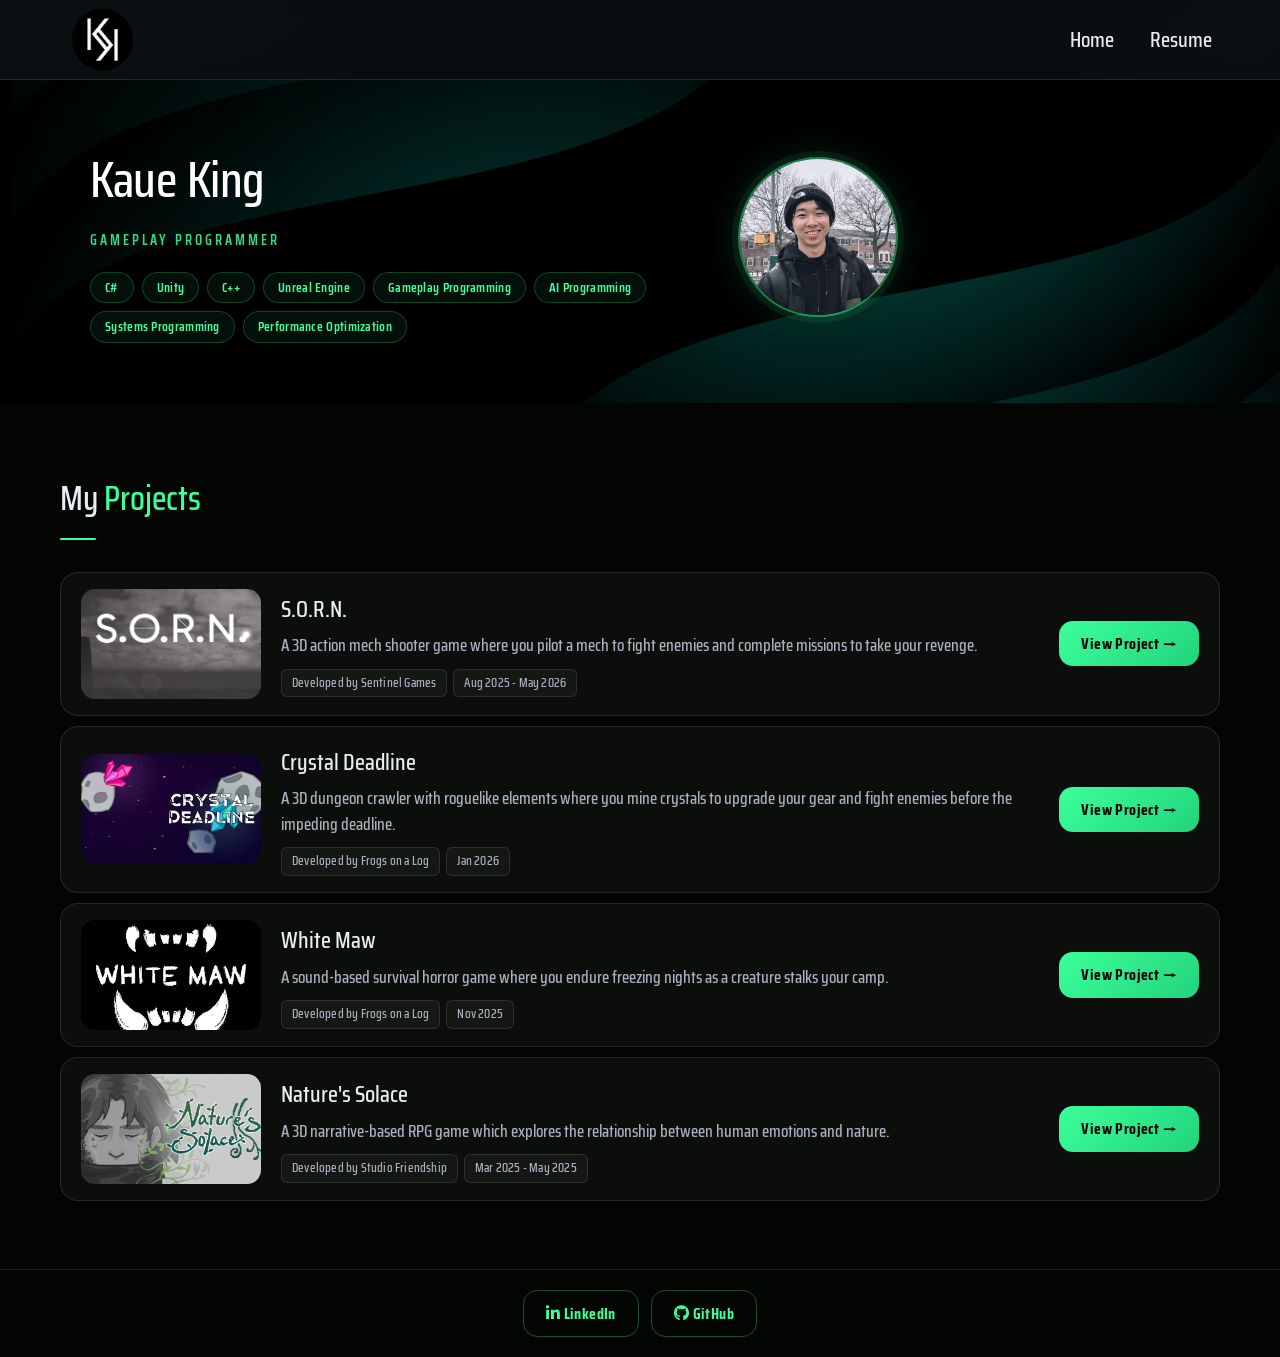
<file: index.html>
<!DOCTYPE html>
<html lang="en">

<head>
  <meta charset="UTF-8" />
  <meta name="viewport" content="width=device-width, initial-scale=1.0" />
  <title>Kaue King - Gameplay Programmer Portfolio</title>
  <link rel="stylesheet" href="Styles/stylesheet.css" />
  <link rel="stylesheet" href="https://cdnjs.cloudflare.com/ajax/libs/font-awesome/6.5.1/css/all.min.css" />
  <link rel="preconnect" href="https://fonts.googleapis.com">
  <link rel="preconnect" href="https://fonts.gstatic.com" crossorigin>

  <link
    href="https://fonts.googleapis.com/css2?family=Saira+Condensed:wght@100;200;300;400;500;600;700;800;900&display=swap"
    rel="stylesheet">
</head>

<body>
  <!-- Navigation -->
  <nav class="navbar">
    <div class="navbar_container">
      <a href="/" id="navbar_logo">
        <img src="Images/logo.png" alt="Kaue King Logo" class="logo-image" />
      </a>
      <div class="navbar_toggle" id="mobile-menu">
        <span class="bar"></span>
        <span class="bar"></span>
        <span class="bar"></span>
      </div>
      <ul class="navbar_menu">
        <li class="navbar_item">
          <a href="index.html" class="navbar_links">Home</a>
        </li>
        <li class="navbar_item">
          <a href="resume.html" class="navbar_links">Resume</a>
        </li>
      </ul>
    </div>
  </nav>

  <section class="hero">
    <div class="hero_container">

      <div class="hero_text">
        <h1>Kaue King</h1>
        <h2>Gameplay Programmer</h2>
        <div class="skills">
          <span class="skill">C#</span>
          <span class="skill">Unity</span>
          <span class="skill">C++</span>
          <span class="skill">Unreal Engine</span>
          <span class="skill">Gameplay Programming</span>
          <span class="skill">AI Programming</span>
          <span class="skill">Systems Programming</span>
          <span class="skill">Performance Optimization</span>
        </div>
      </div>

      <div class="hero_profile">
        <img src="Images/self.jpg" alt="Kaue King" class="hero_image">
      </div>
    </div>
  </section>

  <!-- Page Content -->
  <div class="page-content">
    <!-- Home Page Content -->
    <div id="home-page" class="page active">
      <!-- Projects Section -->
      <section class="portfolio">
        <div class="container">
          <h2 class="section_title">My <span>Projects</span></h2>
          <div class="project-list">

            <div class="project-list-item">
              <div class="project-list-thumb">
                <img src="Images/SORN/SORNCover.PNG" alt="S.O.R.N." />
              </div>
              <div class="project-list-info">
                <h3>S.O.R.N.</h3>
                <p>A 3D action mech shooter game where you pilot a mech to fight enemies and complete missions to take your revenge.</p>
                <div class="portfolio_tags">
                  <span class="portfolio_tag">Developed by <b>Sentinel Games</b></span>
                  <span class="portfolio_tag">Aug 2025 - May 2026</span>
                </div>
              </div>
              <div class="project-list-action">
                <a href="sorn.html" class="btn">View Project →</a>
              </div>
            </div>

            <div class="project-list-item">
              <div class="project-list-thumb">
                <img src="Images/Crystal Deadline/CrystalDeadlineCover.PNG" alt="Crystal Deadline" />
              </div>
              <div class="project-list-info">
                <h3>Crystal Deadline</h3>
                <p>A 3D dungeon crawler with roguelike elements where you mine crystals to upgrade your gear and fight enemies before the impeding deadline.</p>
                <div class="portfolio_tags">
                  <span class="portfolio_tag">Developed by <b>Frogs on a Log</b></span>
                  <span class="portfolio_tag">Jan 2026</span>
                </div>
              </div>
              <div class="project-list-action">
                <a href="crystaldeadline.html" class="btn">View Project →</a>
              </div>
            </div>

            <div class="project-list-item">
              <div class="project-list-thumb">
                <img src="Images/White Maw/whiteMawLogo.png" alt="White Maw" />
              </div>
              <div class="project-list-info">
                <h3>White Maw</h3>
                <p>A sound-based survival horror game where you endure freezing nights as a creature stalks your camp.</p>
                <div class="portfolio_tags">
                  <span class="portfolio_tag">Developed by <b>Frogs on a Log</b></span>
                  <span class="portfolio_tag">Nov 2025</span>
                </div>
              </div>
              <div class="project-list-action">
                <a href="whitemaw.html" class="btn">View Project →</a>
              </div>
            </div>

            <div class="project-list-item">
              <div class="project-list-thumb">
                <img src="Images/Nature's Solace/Cover.png" alt="Nature's Solace" />
              </div>
              <div class="project-list-info">
                <h3>Nature's Solace</h3>
                <p>A 3D narrative-based RPG game which explores the relationship between human emotions and nature.</p>
                <div class="portfolio_tags">
                  <span class="portfolio_tag">Developed by <b>Studio Friendship</b></span>
                  <span class="portfolio_tag">Mar 2025 - May 2025</span>
                </div>
              </div>
              <div class="project-list-action">
                <a href="naturessolace.html" class="btn">View Project →</a>
              </div>
            </div>

          </div>
        </div>
      </section>
    </div>
  </div>

  <footer>
    <div class="footer_content">
      <div class="footer-links">
        <a href="https://www.linkedin.com/in/kaue-king-13a681304" class="btn btn-outline" target="_blank" rel="noopener noreferrer">
          <i class="fab fa-linkedin-in"></i> LinkedIn
        </a>
        <a href="https://github.com/kingkaue" class="btn btn-outline" target="_blank" rel="noopener noreferrer">
          <i class="fab fa-github"></i> GitHub
        </a>
      </div>
    </div>
  </footer>
</body>
<script src="Scripts/app.js"></script>

</html>
</file>
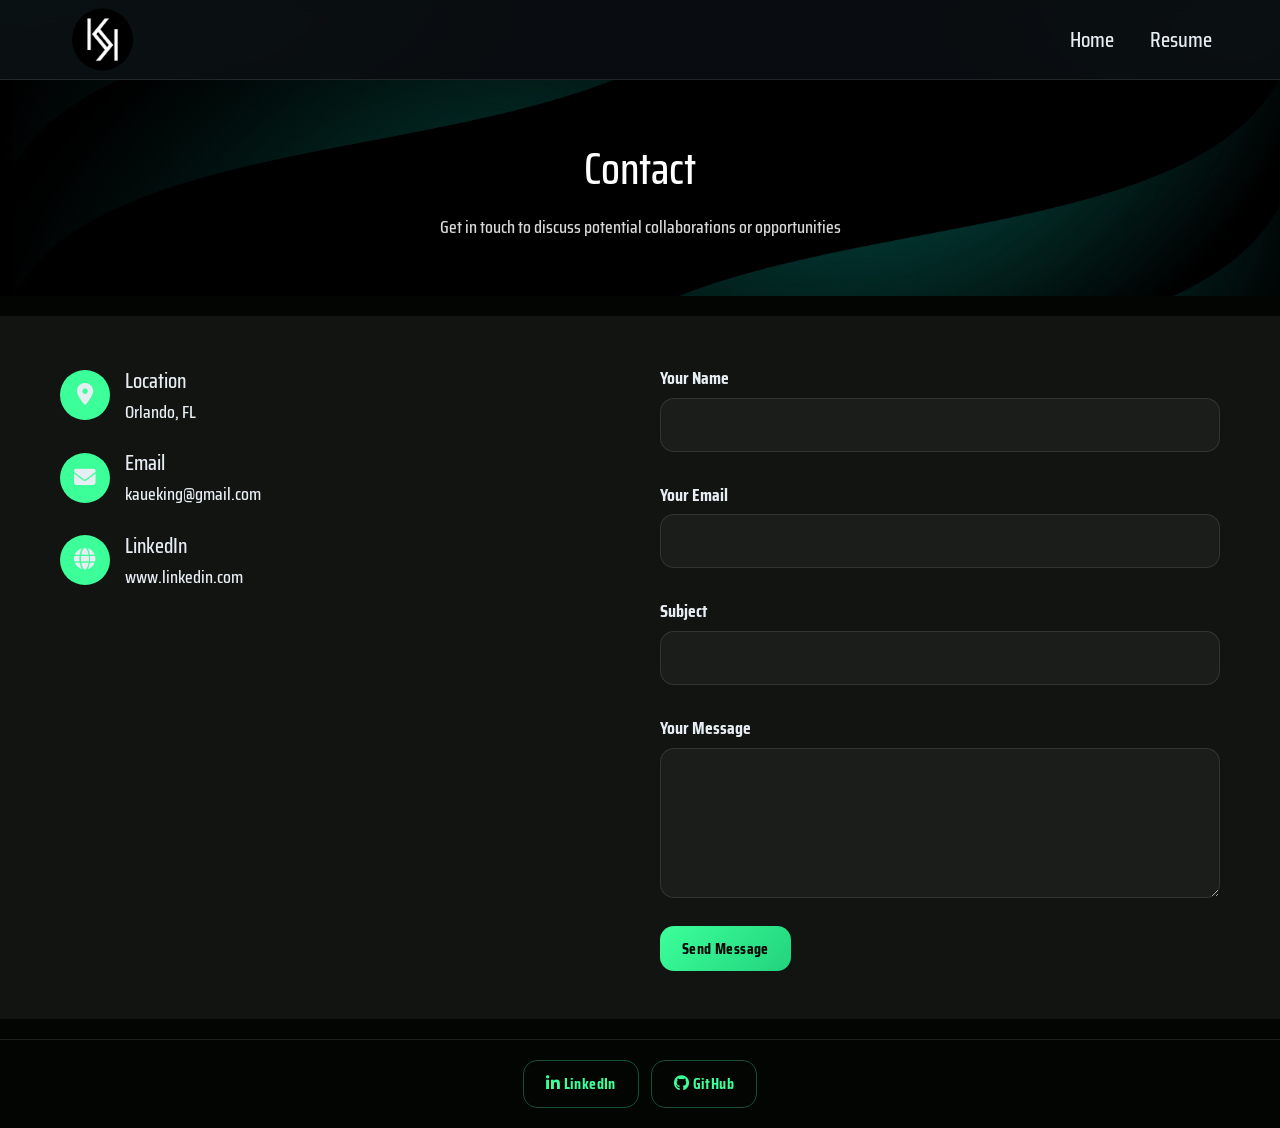
<file: contact.html>
<!DOCTYPE html>
<html lang="en">

<head>
  <meta charset="UTF-8" />
  <meta name="viewport" content="width=device-width, initial-scale=1.0" />
  <title>Kaue King - Gameplay Programmer Portfolio</title>
  <link rel="stylesheet" href="Styles/stylesheet.css" />
  <link rel="stylesheet" href="https://cdnjs.cloudflare.com/ajax/libs/font-awesome/6.5.1/css/all.min.css" />
  <link rel="preconnect" href="https://fonts.googleapis.com">
  <link rel="preconnect" href="https://fonts.gstatic.com" crossorigin>

  <link
    href="https://fonts.googleapis.com/css2?family=Saira+Condensed:wght@100;200;300;400;500;600;700;800;900&display=swap"
    rel="stylesheet">
</head>

<body>
  <!-- Navigation -->
  <nav class="navbar">
    <div class="navbar_container">
      <a href="/" id="navbar_logo">
        <img src="Images/logo.png" alt="Kaue King Logo" class="logo-image" />
      </a>
      <div class="navbar_toggle" id="mobile-menu">
        <span class="bar"></span>
        <span class="bar"></span>
        <span class="bar"></span>
      </div>
      <ul class="navbar_menu">
        <li class="navbar_item">
          <a href="index.html" class="navbar_links">Home</a>
        </li>
        <li class="navbar_item">
          <a href="resume.html" class="navbar_links">Resume</a>
        </li>
      </ul>
    </div>
  </nav>

  <div class="page-hero">
    <div class="hero_content">
      <h1>Contact</h1>
      <p>Get in touch to discuss potential collaborations or opportunities</p>
    </div>
  </div>

  <div class="page-content">
    <section class="contact" id="contact">
      <div class="container">
        <div class="contact_content">
          <div class="contact_info">
            <div class="contact_item">
              <div class="contact_icon">
                <i class="fas fa-map-marker-alt"></i>
              </div>
              <div>
                <h3>Location</h3>
                <p>Orlando, FL</p>
              </div>
            </div>
            <div class="contact_item">
              <div class="contact_icon">
                <i class="fas fa-envelope"></i>
              </div>
              <div>
                <h3>Email</h3>
                <p>kaueking@gmail.com</p>
              </div>
            </div>
            <div class="contact_item">
              <div class="contact_icon">
                <i class="fas fa-globe"></i>
              </div>
              <div>
                <h3>LinkedIn</h3>
                <p>www.linkedin.com</p>
              </div>
            </div>
          </div>
          <form class="contact_form">
            <div class="form_group">
              <label for="name">Your Name</label>
              <input type="text" id="name" class="form_control" required>
            </div>
            <br>
            <div class="form_group">
              <label for="email">Your Email</label>
              <input type="email" id="email" class="form_control" required>
            </div>
            <br>
            <div class="form_group">
              <label for="subject">Subject</label>
              <input type="text" id="subject" class="form_control" required>
            </div>
            <br>
            <div class="form_group">
              <label for="message">Your Message</label>
              <textarea id="message" class="form_control" required></textarea>
            </div>
            <br>
            <button type="submit" class="btn">Send Message</button>
          </form>
        </div>
      </div>
    </section>
  </div>

  <footer>
    <div class="footer_content">
      <div class="footer-links">
        <a href="https://www.linkedin.com/in/kaue-king-13a681304" class="btn btn-outline" target="_blank" rel="noopener noreferrer">
          <i class="fab fa-linkedin-in"></i> LinkedIn
        </a>
        <a href="https://github.com/kingkaue" class="btn btn-outline" target="_blank" rel="noopener noreferrer">
          <i class="fab fa-github"></i> GitHub
        </a>
      </div>
    </div>
  </footer>
</body>
<script src="Scripts/app.js"></script>

</html>
</file>
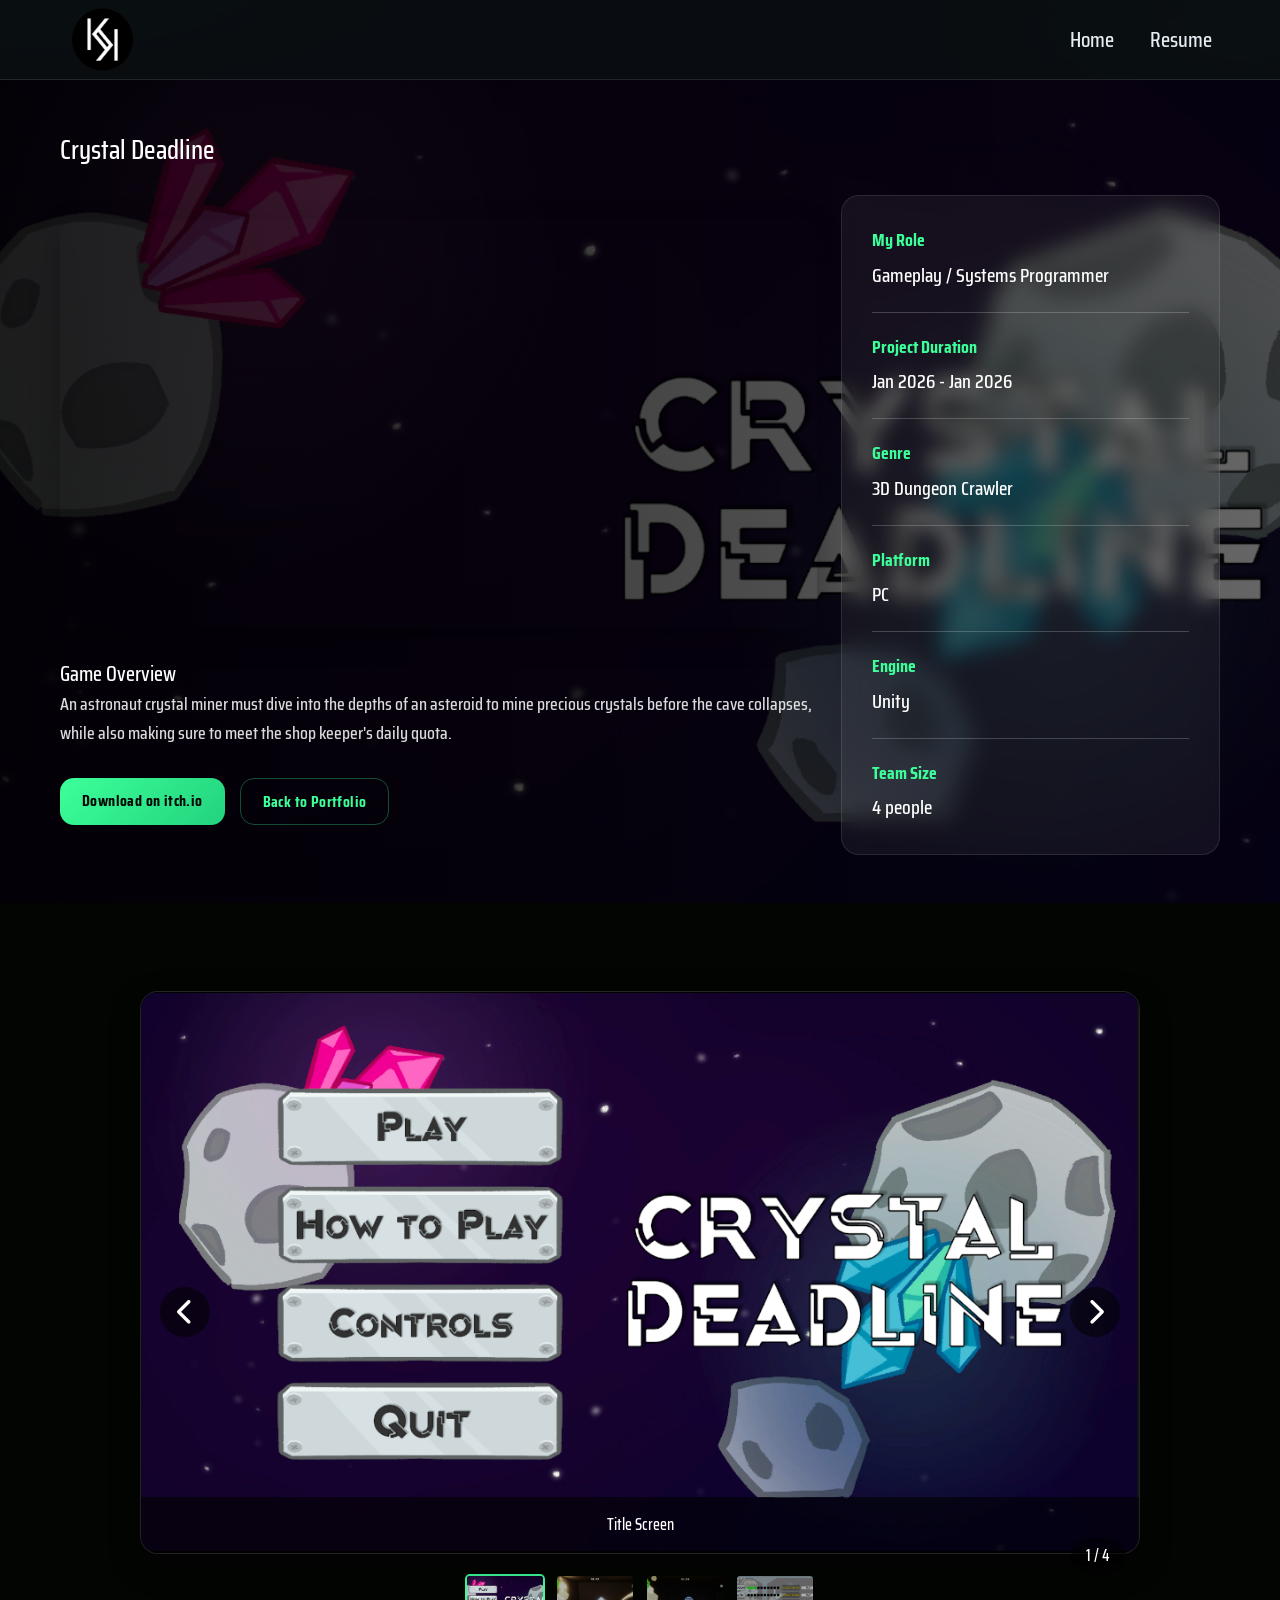
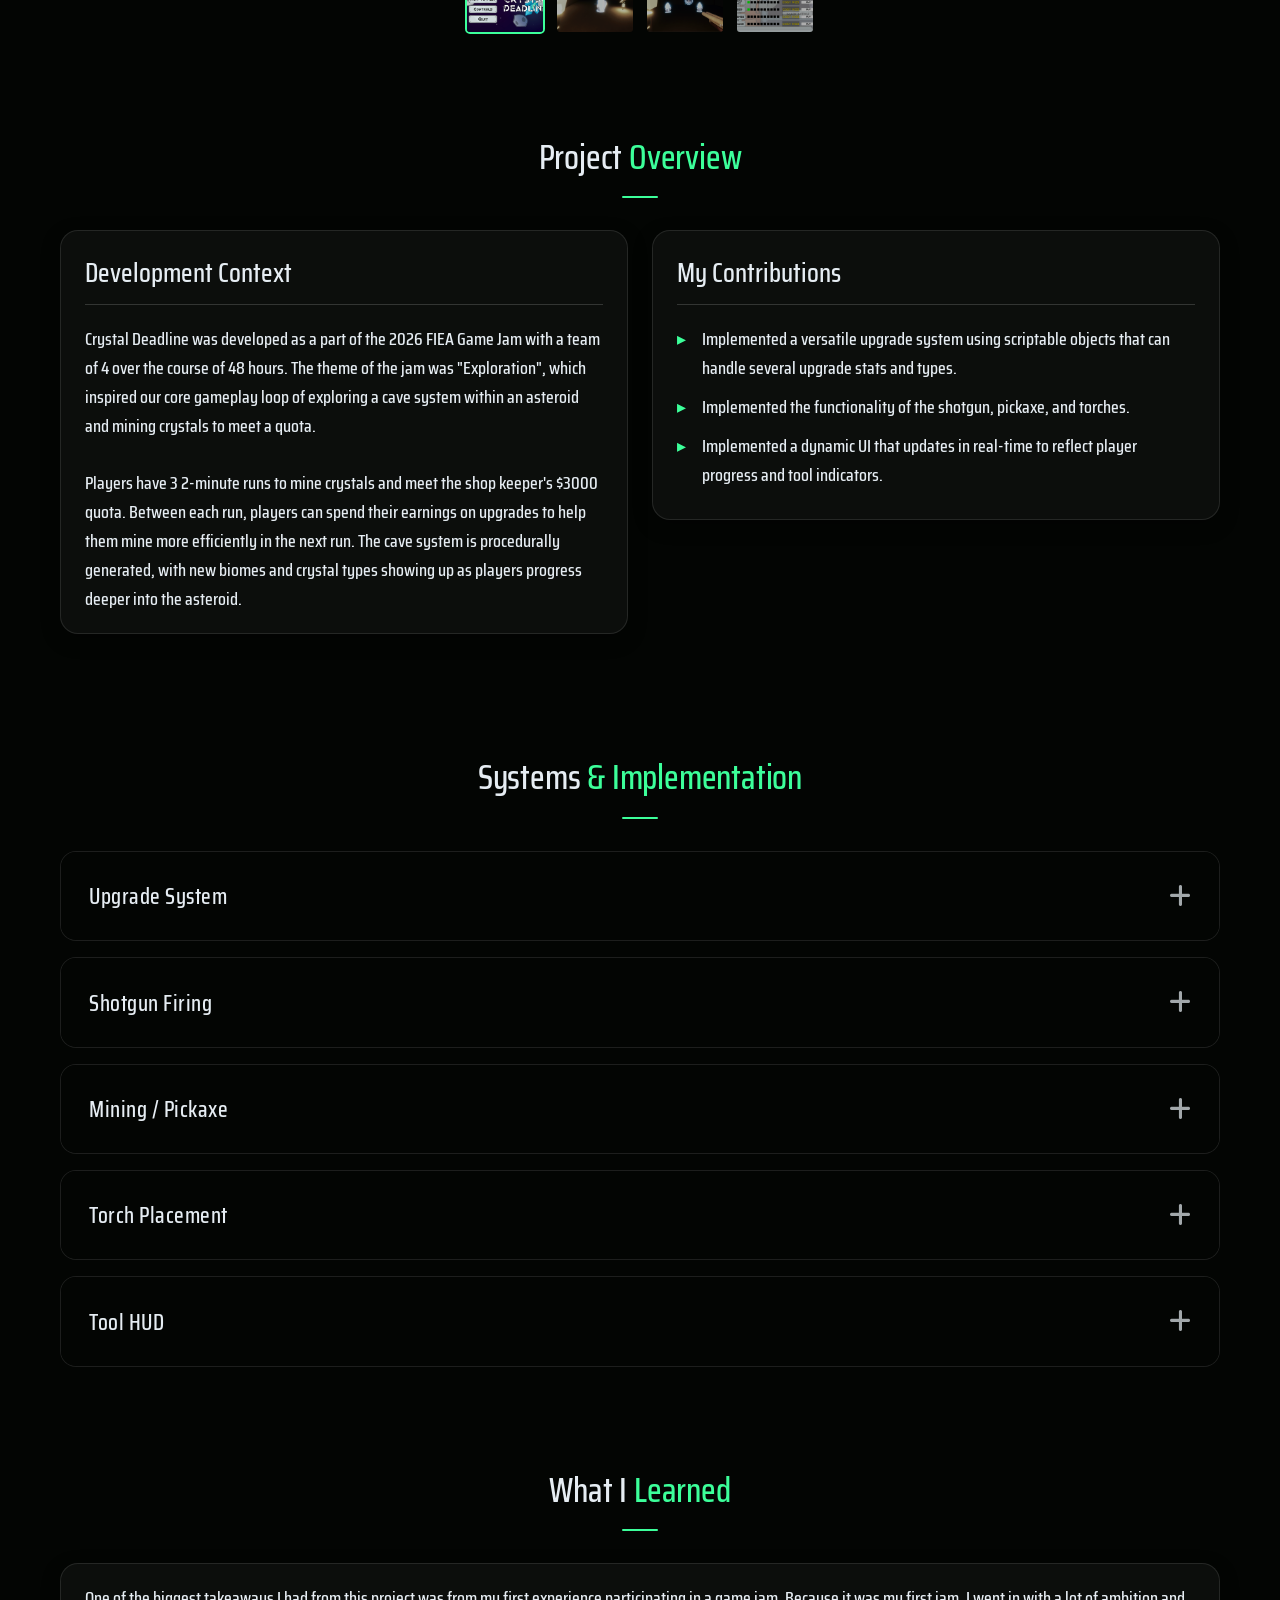
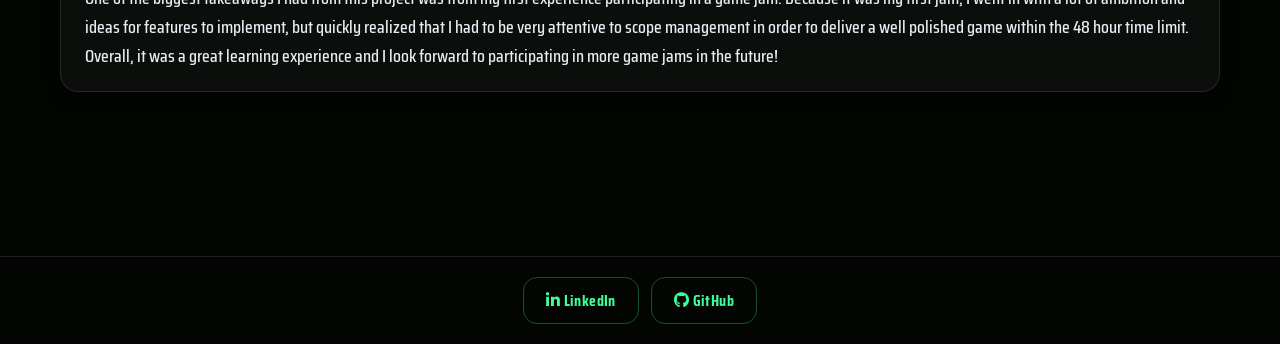
<file: crystaldeadline.html>
<!DOCTYPE html>
<html lang="en">

<head>
    <meta charset="UTF-8" />
    <meta name="viewport" content="width=device-width, initial-scale=1.0" />
    <title>Crystal Deadline</title>
    <link rel="stylesheet" href="Styles/stylesheet.css" />
    <link rel="stylesheet" href="https://cdnjs.cloudflare.com/ajax/libs/font-awesome/6.5.1/css/all.min.css" />
    <link rel="preconnect" href="https://fonts.googleapis.com">
    <link rel="preconnect" href="https://fonts.gstatic.com" crossorigin>

    <link
        href="https://fonts.googleapis.com/css2?family=Saira+Condensed:wght@100;200;300;400;500;600;700;800;900&display=swap"
        rel="stylesheet">
    <style>
        :root {
            --project-bg-image: url("/Images/Crystal Deadline/CrystalDeadlineCover.PNG");
        }
    </style>
</head>

<body>
    <!-- Navigation -->
    <nav class="navbar">
        <div class="navbar_container">
            <a href="index.html" id="navbar_logo">
                <img src="Images/logo.png" alt="Kaue King Logo" class="logo-image" />
            </a>
            <div class="navbar_toggle" id="mobile-menu">
                <span class="bar"></span>
                <span class="bar"></span>
                <span class="bar"></span>
            </div>
            <ul class="navbar_menu">
                <li class="navbar_item"><a href="index.html" class="navbar_links">Home</a></li>
                <li class="navbar_item"><a href="resume.html" class="navbar_links">Resume</a></li>
            </ul>
        </div>
    </nav>

    <!-- Project Header -->
    <section class="project-header">
        <div class="container">
            <h1>Crystal Deadline</h1>
            <!-- Optional: <h2><i>Currently in Development</i></h2> -->

            <div class="project-info-grid">
                <div>
                    <div class="header-video">
                        <div class="video-container">
                            <!-- Replace with your trailer / gameplay video -->
                            <iframe width="560" height="315"
                                src="https://www.youtube.com/embed/jIQt4ihN2gE?si=-N7QbSIlyLi31BKl"
                                title="YouTube video player" frameborder="0"
                                allow="accelerometer; autoplay; clipboard-write; encrypted-media; gyroscope; picture-in-picture; web-share"
                                referrerpolicy="strict-origin-when-cross-origin" allowfullscreen></iframe>
                        </div>
                    </div>

                    <br />
                    <h3>Game Overview</h3>
                    <p>
                        An astronaut crystal miner must dive into the depths of an asteroid to mine precious crystals
                        before the cave collapses, while also
                        making sure to meet the shop keeper's daily quota.
                    </p>

                    <div class="project-buttons">
                        <a href="" class="btn" target="_blank">Download on itch.io</a>
                        <a href="portfolio.html" class="btn btn-outline">Back to Portfolio</a>
                    </div>
                </div>

                <div class="project-details">
                    <div class="project-detail-item">
                        <div class="detail-label">My Role</div>
                        <div class="detail-value">Gameplay / Systems Programmer</div>
                    </div>

                    <div class="project-detail-item">
                        <div class="detail-label">Project Duration</div>
                        <div class="detail-value">Jan 2026 - Jan 2026</div>
                    </div>

                    <div class="project-detail-item">
                        <div class="detail-label">Genre</div>
                        <div class="detail-value">3D Dungeon Crawler</div>
                    </div>

                    <div class="project-detail-item">
                        <div class="detail-label">Platform</div>
                        <div class="detail-value">PC</div>
                    </div>

                    <div class="project-detail-item">
                        <div class="detail-label">Engine</div>
                        <div class="detail-value">Unity</div>
                    </div>

                    <div class="project-detail-item">
                        <div class="detail-label">Team Size</div>
                        <div class="detail-value">4 people</div>
                    </div>
                </div>
            </div>
        </div>
    </section>

    <!-- Media Section with Gallery -->
    <section class="media-section">
        <div class="container">
            <div id="projectGallery" class="gallery-container" data-gallery="project">
                <!-- Gallery will be automatically initialized here -->
            </div>
        </div>
    </section>

    <!-- Project Overview -->
    <section class="project-overview">
        <div class="container">
            <h2 class="section_title">Project <span>Overview</span></h2>

            <div class="overview-grid">
                <div>
                    <div class="overview-section">
                        <h3>Development Context</h3>
                        <p>
                            Crystal Deadline was developed as a part of the 2026 FIEA Game Jam with a team of 4 over the
                            course of 48 hours.
                            The theme of the jam was "Exploration", which inspired our core gameplay loop of exploring a
                            cave system within an asteroid
                            and mining crystals to meet a quota.
                        </p>
                        <br />
                        <p>
                            Players have 3 2-minute runs to mine crystals and meet the shop keeper's $3000 quota.
                            Between each run, players can spend
                            their earnings on upgrades to help them mine more efficiently in the next run. The cave
                            system is procedurally generated,
                            with new biomes and crystal types showing up as players progress deeper into the asteroid.
                        </p>
                    </div>
                </div>

                <div>
                    <div class="overview-section">
                        <h3>My Contributions</h3>
                        <ul class="contribution-list">
                            <li>Implemented a versatile upgrade system using scriptable objects that can handle several
                                upgrade stats and types.</li>
                            <li>Implemented the functionality of the shotgun, pickaxe, and torches.</li>
                            <li>Implemented a dynamic UI that updates in real-time to reflect player progress and tool
                                indicators.</li>
                        </ul>
                    </div>
                </div>
            </div>
        </div>
    </section>



    <!-- Systems & Implementation -->
    <section class="project-systems" id="systems">
        <div class="container">
            <h2 class="section_title">Systems <span>&amp; Implementation</span></h2>
            <div class="systems-accordion">
                <details class="system-card">
                    <summary><span class="system-title">Upgrade System</span></summary>
                    <div class="system-body">
                        <p>The upgrade pipeline is data-driven: base stats live in a <strong>Stats</strong>
                            ScriptableObject, and upgrades are defined
                            as reusable <strong>StatsUpgrade</strong> assets. Tools read stat values through
                            <code>Stats.GetStat()</code>, which automatically
                            applies any unlocked upgrades from the shop.
                        </p>
                        <h4>Stats.cs (upgraded stat resolution)</h4>
                        <div class="code-snippet" aria-label="Code snippet">
                            <pre><code class="language-csharp">public float GetStat(Stat stat)
    {
        if (instanceStats != null)
        {
            foreach (var s in instanceStats)
            {
                if (s.statType == stat)
                {
                    return GetUpgradedValue(stat, s.statValue);
                }
            }
        }

        if (stats != null)
        {
            foreach (var s in stats)
            {
                if (s.statType == stat)
                {
                    return GetUpgradedValue(stat, s.statValue);
                }
            }
        }

        return 0;
    }

public void UnlockUpgrade(StatsUpgrade upgrade)
    {
        appliedUpgrades.Add(upgrade);
    }

private float GetUpgradedValue(Stat stat, float baseValue)
    {
        foreach (var upgrade in appliedUpgrades)
        {
            if (!upgrade.upgradeToApply.Exists(x => x.statType == stat))
                continue;

            if (upgrade.isPercentageUpgrade)
            {
                float percentageIncrease = upgrade.upgradeToApply.Find(x => x.statType == stat).statValue;
                baseValue += baseValue * (percentageIncrease / 100f);
            }
            else
            {
                float flatIncrease = upgrade.upgradeToApply.Find(x => x.statType == stat).statValue;
                baseValue += flatIncrease;
            }
        }

        return baseValue;
    }</code></pre>
                        </div>
                        <h4>UpgradeHandler.cs (re-applying saved upgrade levels)</h4>
                        <div class="code-snippet" aria-label="Code snippet">
                            <pre><code class="language-csharp">public void ApplyUpgrades()
    {
        currentShotgunLevel = GameManager.Instance.shotgunLevel;
        currentPickaxeLevel = GameManager.Instance.pickaxeLevel;
        currentTorchLevel = GameManager.Instance.torchLimitLevel;
        currentPlayerMaxHealthLevel = GameManager.Instance.playerHealthLevel;
        currentPlayerMovementSpeedLevel = GameManager.Instance.playerSpeedLevel;
        currentPlayerDefenseLevel = GameManager.Instance.playerDefenceLevel;

        for (int i = 0; i < currentShotgunLevel; i++)
        {
            ApplyShotgunUpgrade();
        }
        for (int i = 0; i < currentPickaxeLevel; i++)
        {
            ApplyPickaxeUpgrade();
        }
        for (int i = 0; i < currentTorchLevel; i++)
        {
            ApplyTorchUpgrade();
        }
        for (int i = 0; i < currentPlayerMaxHealthLevel; i++)
        {
            ApplyPlayerHealthUpgrade();
        }
        for (int i = 0; i < currentPlayerMovementSpeedLevel; i++)
        {
            ApplyPlayerMovementSpeedUpgrade();
        }
        for (int i = 0; i < currentPlayerDefenseLevel; i++)
        {
            ApplyPlayerDefenseUpgrade();
        }
    }</code></pre>
                        </div>
                    </div>
                </details>
                <details class="system-card">
                    <summary><span class="system-title">Shotgun Firing</span></summary>
                    <div class="system-body">
                        <p>The shotgun inherits from a generic <strong>Gun</strong> base class. Each shot consumes one
                            ammo, then fires multiple pellets
                            using randomized spread. Damage is divided across pellets so the total damage stays
                            consistent while you tune pellet count.</p>
                        <h4>In Shotgun.cs (Shoot override)</h4>
                        <div class="code-snippet" aria-label="Code snippet">
                            <pre><code class="language-csharp">public override void Shoot()
    {
        if (Time.time < nextFireTime || currentAmmo <= 0 || !canShoot)
            return;

        currentAmmo--;
        TriggerAmmoChanged();

        int pelletsPerShot = (int)gunStatsScriptableObject.GetStat(Stat.bulletsPerShot);
        for (int i = 0; i < pelletsPerShot; i++)
        { 
            Vector3 shootDirection = GetShootingDirection();
            HandleBullets(shootDirection, gunStatsScriptableObject.GetStat(Stat.damage) / pelletsPerShot);
        }

        if (AudioManager.Instance != null)
        {
            AudioManager.Instance.PlayShotgunSound();
        }

        if (shellParticles != null)
        {
            shellParticles.Play();
        }
        
        if (shellParticlesLeft != null)
        {
            shellParticlesLeft.Play();
        }
        
        if (muzzleFlash != null)
        {
            muzzleFlash.Play();
        }
        
        if (muzzleFlashLight != null)
        {
            StartCoroutine(FlashMuzzleLight());
        }

        if (CameraShake.Instance != null)
        {
            CameraShake.Instance.Shake(shakeDuration, shakeMagnitude, shakeRotationMagnitude);
        }

        nextFireTime = Time.time + (gunStatsScriptableObject.GetStat(Stat.fireRate));
    }</code></pre>
                        </div>
                    </div>
                </details>
                <details class="system-card">
                    <summary><span class="system-title">Mining / Pickaxe</span></summary>
                    <div class="system-body">
                        <p>Mining uses a short-range <code>SphereCast</code> from the camera. If the cast hits a child
                            collider, the script checks the parent tagged <code>Mineable</code> and calls into the
                            <code>Crystal</code> component to apply mining damage.
                        </p>
                        <h4>In Pickaxe.cs (SphereCast + mining hit validation)</h4>
                        <div class="code-snippet" aria-label="Code snippet">
                            <pre><code class="language-csharp">public void Mine()
    {
        if (Time.time < nextMineTime)
            return;

        Debug.Log($"[PICKAXE] Mine called - Camera Position: {cameraTransform.position}, Forward: {cameraTransform.forward}, Reach Distance: {reachDistance}");

        RaycastHit hit;
        bool didHit = Physics.SphereCast(cameraTransform.position, 0.3f, cameraTransform.forward, out hit, reachDistance, ~0, QueryTriggerInteraction.Collide);
        
        Debug.DrawRay(cameraTransform.position, cameraTransform.forward * reachDistance, didHit ? Color.green : Color.red, 1f);
        
        if (didHit)
        {
            Debug.Log($"[PICKAXE] HIT something! Name: {hit.transform.name}, Tag: {hit.transform.tag}, Distance: {hit.distance}, Layer: {LayerMask.LayerToName(hit.transform.gameObject.layer)}");
            
            Transform targetTransform = hit.transform;
            
            if (!targetTransform.CompareTag("Mineable") && targetTransform.parent != null && targetTransform.parent.CompareTag("Mineable"))
            {
                Debug.Log($"[PICKAXE] Child hit, checking parent: {targetTransform.parent.name}");
                targetTransform = targetTransform.parent;
            }
            
            if (targetTransform.CompareTag("Mineable"))
            {
                Debug.Log($"[PICKAXE] Trying to mine {targetTransform.name}, looking for Crystal component...");
                Crystal crystal = targetTransform.GetComponentInParent<Crystal>();
                
                if (crystal != null)
                {
                    Debug.Log($"[PICKAXE] Mining {crystal.name}");
                    crystal.MineCrystal(pickaxeStatsScriptableObject.GetStat(Stat.miningDamage), hit.point, hit.normal);
                    UpdateCrystalHealthBar(crystal);

                    //added by char
                    if (!isSwinging)
                        StartCoroutine(Swing());
                }
                else
                {
                    Debug.LogError($"[PICKAXE] Hit object '{targetTransform.name}' tagged 'Mineable' but has no Crystal component in parent hierarchy!");
                }
            }
            else
            {
                Debug.LogWarning($"[PICKAXE] Hit object '{hit.transform.name}' but tag is '{hit.transform.tag}' not 'Mineable'");
            }
        }
        else
        {
            Debug.Log($"[PICKAXE] No hit detected within reach distance {reachDistance}");
        }

        nextMineTime = Time.time + (pickaxeStatsScriptableObject.GetStat(Stat.miningSpeed));
    }</code></pre>
                        </div>
                    </div>
                </details>
                <details class="system-card">
                    <summary><span class="system-title">Torch Placement</span></summary>
                    <div class="system-body">
                        <p>Torches can be placed on both ground and walls. A placement raycast validates surfaces via
                            tags, offsets the spawn slightly off the surface normal, and
                            tilts wall torches so they read better visually. The tool exposes an event so the UI can
                            update torch count.</p>
                        <h4>In Torch.cs (PlaceTorch)</h4>
                        <div class="code-snippet" aria-label="Code snippet">
                            <pre><code class="language-csharp">private void PlaceTorch()
    {
        if (cameraTransform == null)
        {
            Debug.LogWarning("Torch: Camera transform is not assigned!");
            return;
        }

        RaycastHit hit;

        if (!Physics.Raycast(cameraTransform.position, cameraTransform.forward, out hit, placeDistance))
        {
            Debug.Log("No surface hit");
            return;
        }

        if (!hit.transform.CompareTag("Wall") && !hit.transform.CompareTag("Ground"))
        {
            Debug.Log("Invalid surface");
            return;
        }

        if (currentNumberOfTorches <= 0)
        {
            Debug.Log("No torches left");
            return;
        }

        Vector3 spawnPosition = hit.point + hit.normal * 0.05f;

        Quaternion spawnRotation;

        bool isGround = Vector3.Dot(hit.normal, Vector3.up) > 0.75f;

        if (isGround)
        {
            spawnRotation = Quaternion.identity;
        }
        else
        {
            Quaternion faceOut = Quaternion.LookRotation(hit.normal);

            spawnRotation = faceOut * Quaternion.Euler(20f, 0f, 0f);
        }

        Instantiate(torch, spawnPosition, spawnRotation);
        currentNumberOfTorches--;
        if (currentNumberOfTorches <= 0)
        {
            this.gameObject.SetActive(false);
        }
        OnTorchCountChanged?.Invoke();
    }</code></pre>
                        </div>
                    </div>
                </details>
                <details class="system-card">
                    <summary><span class="system-title">Tool HUD</span></summary>
                    <div class="system-body">
                        <p>The HUD listens to events from the active tool (ammo changed / torch count changed) and from
                            the tool switcher. This keeps UI updates responsive without polling every frame.</p>
                        <h4>In ToolUIManager.cs</h4>
                        <div class="code-snippet" aria-label="Code snippet">
                            <pre><code class="language-csharp">private void OnToolSwitched(GameObject activeTool)
    {
        ResetIndicator();

        if (activeTool == gun.gameObject)
        {
            ShowAmmoUI();
            UpdateAmmoDisplay();
        }
        else
        {
            HideAllUI();
        }
    }

    private void ResetIndicator()
    {
        circleIndicator.gameObject.SetActive(false);
        circleIndicator.fillAmount = 1f;
    }

    private void UpdateAmmoDisplay()
    {
        if (gun != null && ammoText != null)
        {
            int currentAmmo = Mathf.FloorToInt(gun.currentAmmo);
            int maxAmmo = Mathf.FloorToInt(gun.gunStatsScriptableObject.GetStat(Stat.maxAmmo));
            ammoText.text = $"{currentAmmo}/{maxAmmo}";
        }
    }

    private void UpdateTorchDisplay()
    {
        if (torch != null && torchText != null)
        {
            int torchCount = torch.GetTorchCount();
            torchText.text = torchCount.ToString();
        }
    }

    private void ShowAmmoUI()
    {
        if (ammoText.gameObject != null)
            ammoText.gameObject.SetActive(true);
        
        toolIcon.sprite = gunSprite;
    }</code></pre>
                        </div>
                    </div>
                </details>
            </div>
        </div>
    </section>


    <!-- What I Learned -->
    <section class="project-overview">
        <div class="container">
            <h2 class="section_title">What I <span>Learned</span></h2>
            <div class="overview-section">
                <p>One of the biggest takeaways I had from this project was from my first experience participating in a
                    game jam. Because
                    it was my first jam, I went in with a lot of ambition and ideas for features to implement, but
                    quickly realized that I had to be very
                    attentive to scope management in order to deliver a well polished game within the 48 hour time
                    limit. Overall, it was a great learning
                    experience and I look forward
                    to participating in more game jams in the future!
                </p>
            </div>
        </div>
    </section>

    <section class="project-overview">
        <div class="container">
        </div>
    </section>


    <script src="Scripts/app.js"></script>
    <script src="Scripts/gallery.js"></script>
    <script>
        // Example gallery data
        const projectGalleryData = [
            {
                type: "image",
                src: "Images/Crystal Deadline/ss1.PNG",
                thumbnail: "Images/Crystal Deadline/ss1.PNG",
                title: "Title Screen",
            },
            {
                type: "image",
                src: "Images/Crystal Deadline/ss2.png",
                thumbnail: "Images/Crystal Deadline/ss2.png",
                title: "Gameplay - Mining Crystals",
            },
            {
                type: "image",
                src: "Images/Crystal Deadline/ss3.png",
                thumbnail: "Images/Crystal Deadline/ss3.png",
                title: "Gameplay - Enemy",
            },
            {
                type: "image",
                src: "Images/Crystal Deadline/ss4.PNG",
                thumbnail: "Images/Crystal Deadline/ss4.PNG",
                title: "Shop Upgrades",
            },
        ];

        document.addEventListener("DOMContentLoaded", function () {
            const gallery = new MediaGallery("projectGallery", projectGalleryData);
            console.log("Gallery initialized:", gallery);
        });
    </script>
  <footer>
    <div class="footer_content">
      <div class="footer-links">
        <a href="https://www.linkedin.com/in/kaue-king-13a681304" class="btn btn-outline" target="_blank" rel="noopener noreferrer">
          <i class="fab fa-linkedin-in"></i> LinkedIn
        </a>
        <a href="https://github.com/kingkaue" class="btn btn-outline" target="_blank" rel="noopener noreferrer">
          <i class="fab fa-github"></i> GitHub
        </a>
      </div>
    </div>
  </footer>
</body>
</html>
</file>
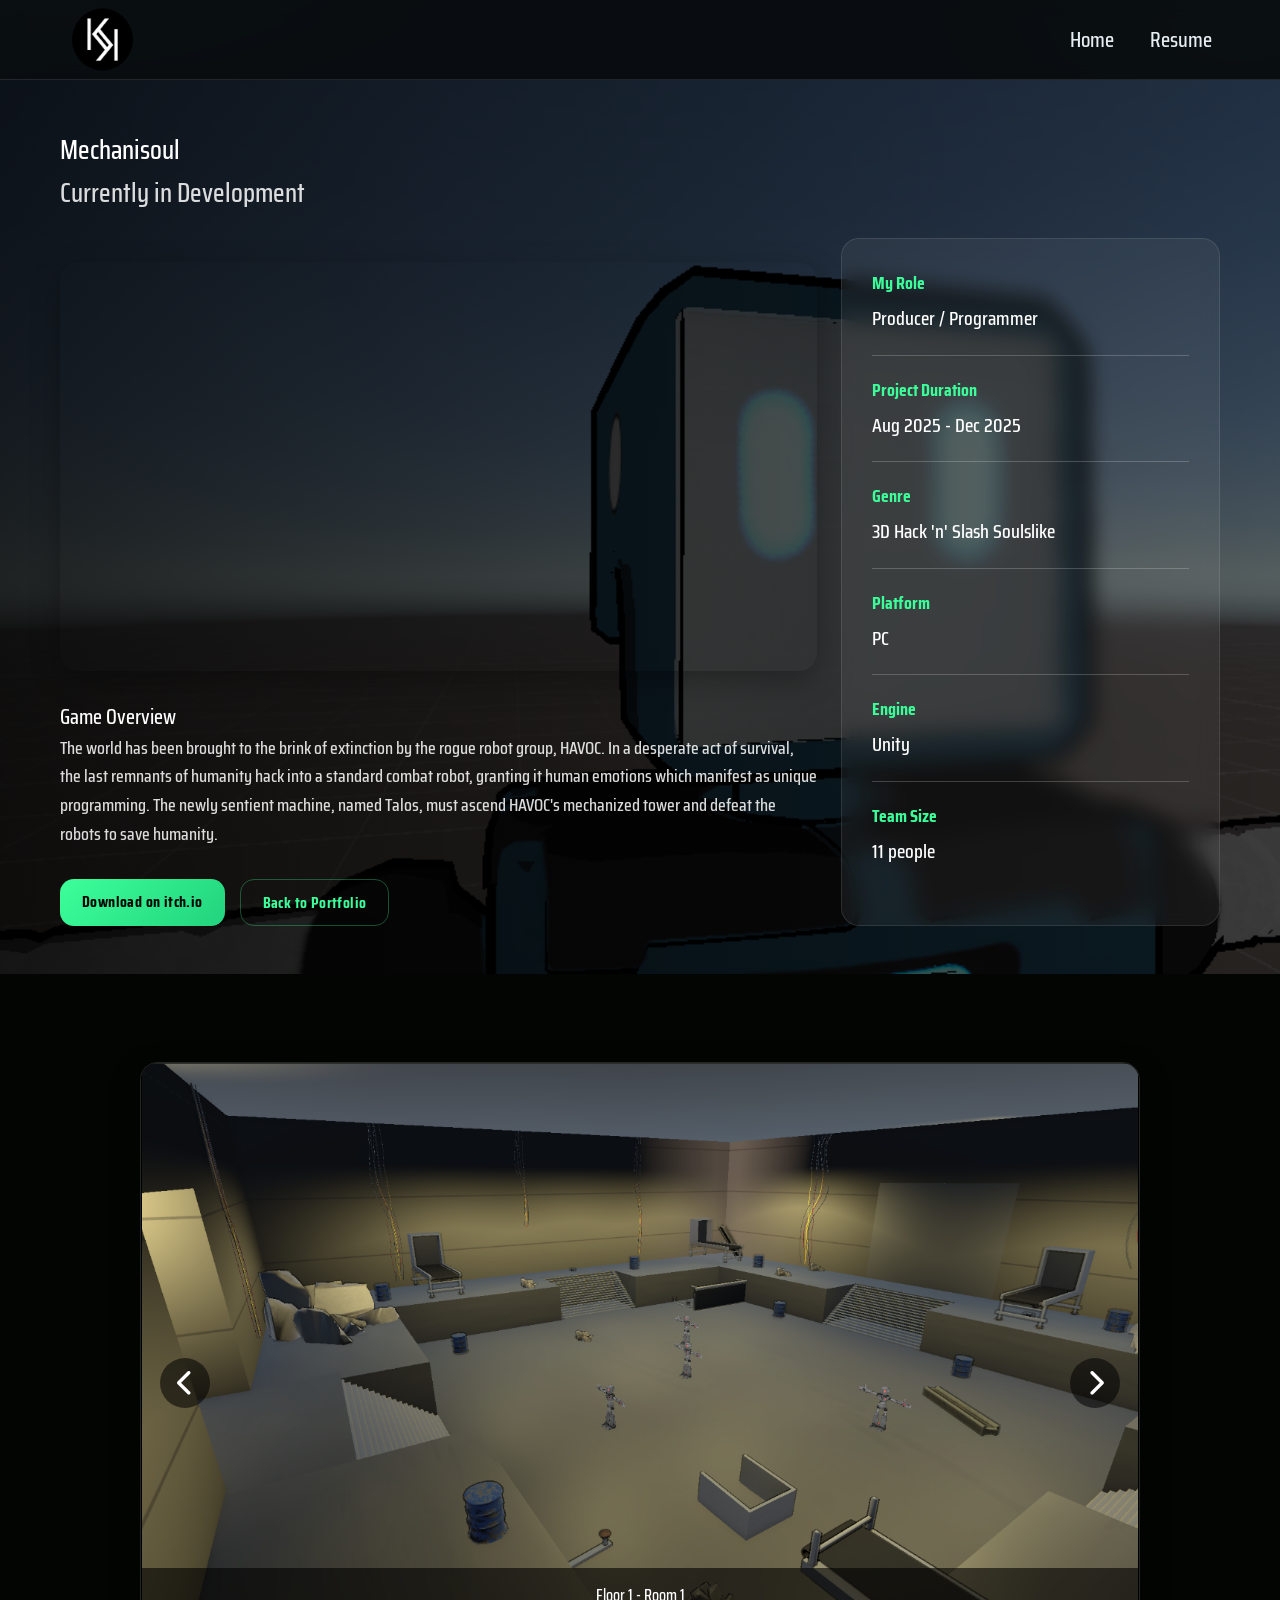
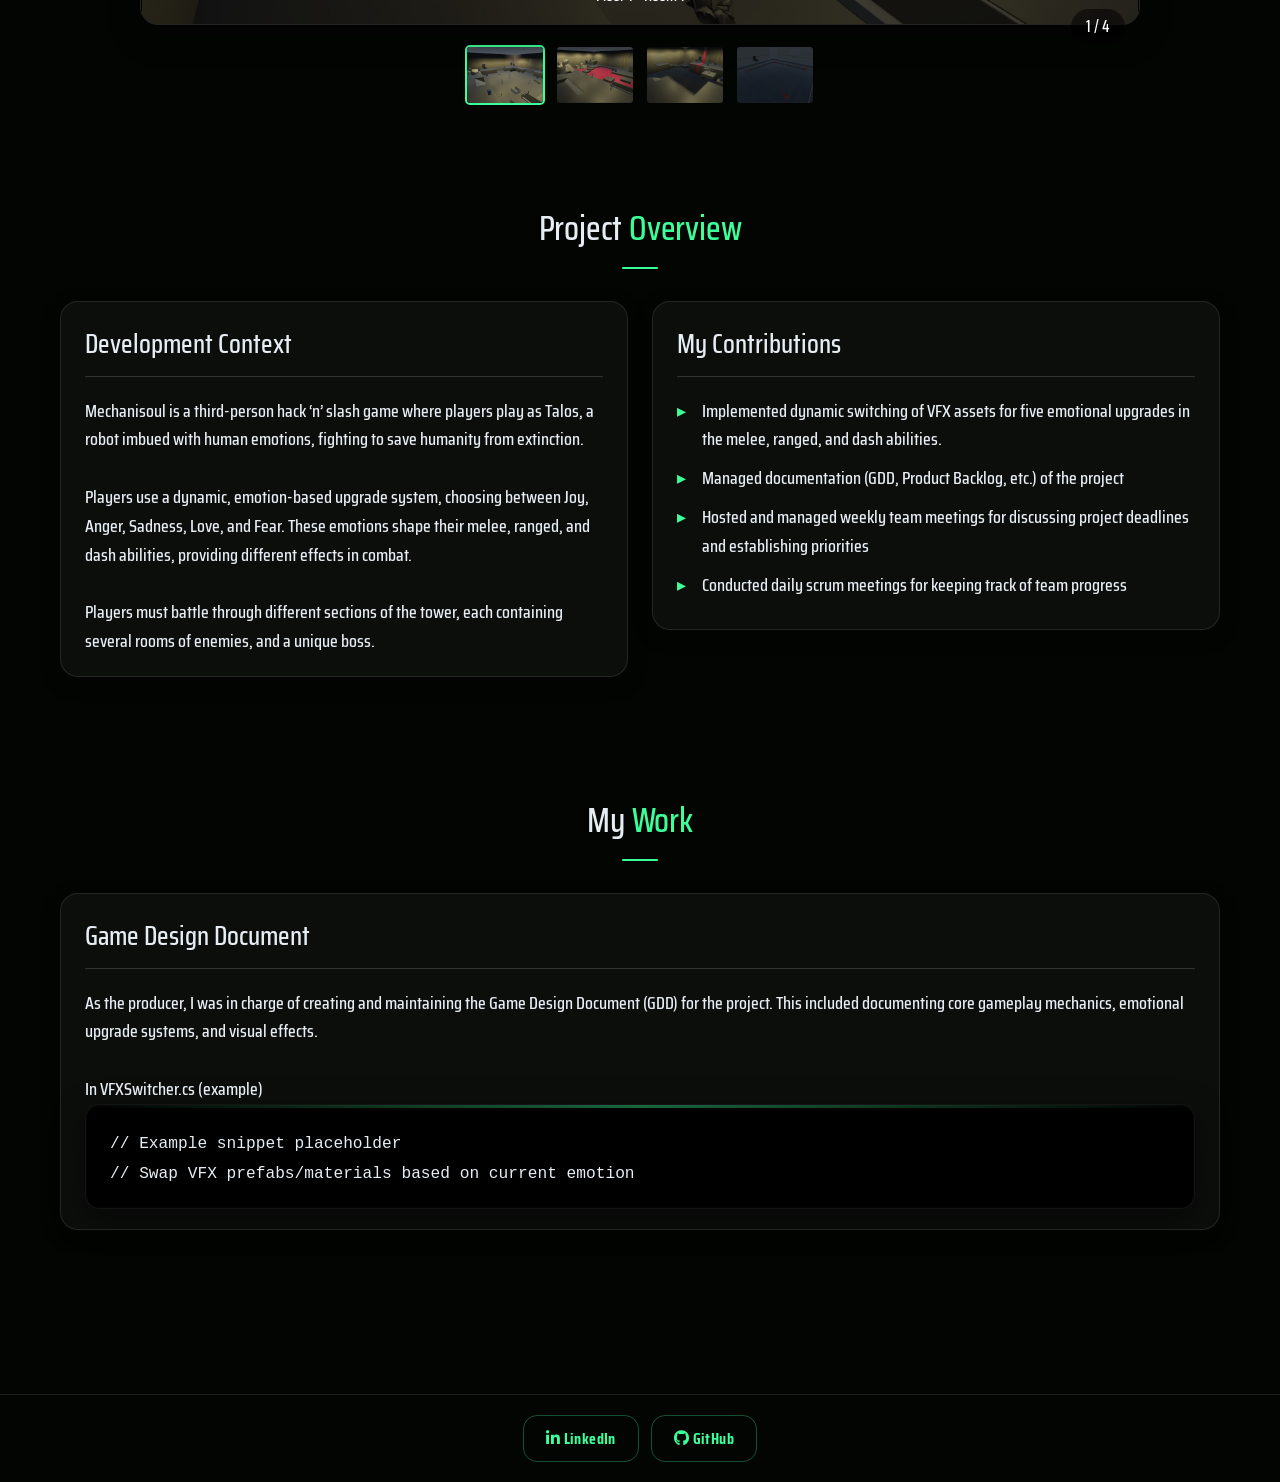
<file: mechanisoul.html>
<!DOCTYPE html>
<html lang="en">

<head>
  <meta charset="UTF-8" />
  <meta name="viewport" content="width=device-width, initial-scale=1.0" />
  <title>Mechanisoul</title>
  <link rel="stylesheet" href="Styles/stylesheet.css" />
  <link rel="stylesheet" href="https://cdnjs.cloudflare.com/ajax/libs/font-awesome/6.5.1/css/all.min.css" />
  <link rel="preconnect" href="https://fonts.googleapis.com">
  <link rel="preconnect" href="https://fonts.gstatic.com" crossorigin>

  <link
    href="https://fonts.googleapis.com/css2?family=Saira+Condensed:wght@100;200;300;400;500;600;700;800;900&display=swap"
    rel="stylesheet">
  <style>
    :root {
      --project-bg-image: url("../Images/Mechanisoul/mechanisoulTempBackground.PNG");
    }
  </style>
</head>

<body>
  <!-- Navigation -->
  <nav class="navbar">
    <div class="navbar_container">
      <a href="index.html" id="navbar_logo">
        <img src="Images/logo.png" alt="Kaue King Logo" class="logo-image" />
      </a>
      <div class="navbar_toggle" id="mobile-menu">
        <span class="bar"></span>
        <span class="bar"></span>
        <span class="bar"></span>
      </div>
      <ul class="navbar_menu">
        <li class="navbar_item">
          <a href="index.html" class="navbar_links">Home</a>
        </li>
        <li class="navbar_item">
          <a href="resume.html" class="navbar_links">Resume</a>
        </li>
      </ul>
    </div>
  </nav>

  <!-- Project Header -->
  <section class="project-header">
    <div class="container">
      <h1>Mechanisoul</h1>
      <h2><i>Currently in Development</i></h2>

      <div class="project-info-grid">
        <div>
          <div class="header-video">
            <div class="video-container">
              <iframe width="560" height="315" src="https://www.youtube.com/embed/CaNMqxc0Kfc?si=py4kccFnLQorUlL9"
                title="YouTube video player" frameborder="0"
                allow="accelerometer; autoplay; clipboard-write; encrypted-media; gyroscope; picture-in-picture; web-share"
                referrerpolicy="strict-origin-when-cross-origin" allowfullscreen></iframe>
            </div>
          </div>
          <br />
          <h3>Game Overview</h3>
          <p>
            The world has been brought to the brink of extinction by the rogue
            robot group, HAVOC. In a desperate act of survival, the last
            remnants of humanity hack into a standard combat robot, granting
            it human emotions which manifest as unique programming. The newly
            sentient machine, named Talos, must ascend HAVOC's mechanized
            tower and defeat the robots to save humanity.
          </p>

          <div class="project-buttons">
            <a href="" class="btn" target="_blank"> Download on itch.io </a>
            <a href="portfolio.html" class="btn btn-outline">
              Back to Portfolio
            </a>
          </div>
        </div>

        <div class="project-details">
          <div class="project-detail-item">
            <div class="detail-label">My Role</div>
            <div class="detail-value">Producer / Programmer</div>
          </div>

          <div class="project-detail-item">
            <div class="detail-label">Project Duration</div>
            <div class="detail-value">Aug 2025 - Dec 2025</div>
          </div>

          <div class="project-detail-item">
            <div class="detail-label">Genre</div>
            <div class="detail-value">3D Hack 'n' Slash Soulslike</div>
          </div>

          <div class="project-detail-item">
            <div class="detail-label">Platform</div>
            <div class="detail-value">PC</div>
          </div>

          <div class="project-detail-item">
            <div class="detail-label">Engine</div>
            <div class="detail-value">Unity</div>
          </div>

          <div class="project-detail-item">
            <div class="detail-label">Team Size</div>
            <div class="detail-value">11 people</div>
          </div>
        </div>
      </div>
    </div>
  </section>

  <!-- Media Section with Gallery -->
  <section class="media-section">
    <div class="container">
      <!-- Single gallery container -->
      <div id="mechanisoulGallery" class="gallery-container" data-gallery="mechanisoul">
        <!-- Gallery will be automatically initialized here -->
      </div>
    </div>
  </section>

  <!-- Project Overview Section -->
  <section class="project-overview">
    <div class="container">
      <h2 class="section_title">Project <span>Overview</span></h2>

      <div class="overview-grid">
        <div>
          <div class="overview-section">
            <h3>Development Context</h3>
            <p>
              <i>Mechanisoul</i> is a third-person hack ‘n’ slash game where
              players play as Talos, a robot imbued with human emotions,
              fighting to save humanity from extinction.
            </p>
            <br />
            <p>
              Players use a dynamic, emotion-based upgrade system, choosing
              between Joy, Anger, Sadness, Love, and Fear. These emotions
              shape their melee, ranged, and dash abilities, providing
              different effects in combat.
            </p>
            <br />
            <p>
              Players must battle through different sections of the tower,
              each containing several rooms of enemies, and a unique boss.
            </p>
          </div>
        </div>

        <div>
          <div class="overview-section">
            <h3>My Contributions</h3>
            <ul class="contribution-list">
              <li>
                Implemented dynamic switching of VFX assets for five emotional
                upgrades in the melee, ranged, and dash abilities.
              </li>
              <li>
                Managed documentation (GDD, Product Backlog, etc.) of the
                project
              </li>
              <li>
                Hosted and managed weekly team meetings for discussing project
                deadlines and establishing priorities
              </li>
              <li>
                Conducted daily scrum meetings for keeping track of team
                progress
              </li>
            </ul>
          </div>
        </div>
      </div>
    </div>
  </section>


  <section class="project-overview">
    <div class="container">
      <h2 class="section_title">My <span> Work</span></h2>
      <div>
        <div class="overview-section">
          <h3>Game Design Document</h3>
          <p>As the producer, I was in charge of creating and maintaining the Game Design Document (GDD) for the
            project. This included documenting core gameplay mechanics, emotional upgrade systems, and visual effects.
          </p>
          <br />
          <h4>In VFXSwitcher.cs (example)</h4>
          <div class="code-snippet" aria-label="Code snippet">
            <pre><code>// Example snippet placeholder
// Swap VFX prefabs/materials based on current emotion
</code></pre>
          </div>
        </div>
      </div>
    </div>
    </div>
  </section>

  <section class="project-overview">
    <div class="container">
    </div>
  </section>


  <script src="Scripts/app.js"></script>
  <script src="Scripts/gallery.js"></script>
  <script>
    const mechanisoulGalleryData = [
      {
        type: "image",
        src: "Images/Mechanisoul/Mech_Floor1Room1.PNG",
        thumbnail: "Images/Mechanisoul/Mech_Floor1Room1.PNG",
        title:
          "Floor 1 - Room 1",
      },
      {
        type: "image",
        src: "Images/Mechanisoul/Mech_Floor1Room2.PNG",
        thumbnail: "Images/Mechanisoul/Mech_Floor1Room2.PNG",
        title: "Floor 1 - Room 2",
      },
      {
        type: "image",
        src: "Images/Mechanisoul/Mech_Floor1Room3.PNG",
        thumbnail: "Images/Mechanisoul/Mech_Floor1Room3.PNG",
        title:
          "Floor 1 - Room 3",
      },
      {
        type: "image",
        src: "Images/Mechanisoul/Mech_BossRoom.PNG",
        thumbnail: "Images/Mechanisoul/Mech_BossRoom.PNG",
        title:
          "Mechromancer Boss Arena",
      },
    ];

    // Manual initialization
    document.addEventListener("DOMContentLoaded", function () {
      console.log("Manually initializing gallery...");
      const gallery = new MediaGallery(
        "mechanisoulGallery",
        mechanisoulGalleryData
      );
      console.log("Gallery initialized:", gallery);
    });
  </script>
  <footer>
    <div class="footer_content">
      <div class="footer-links">
        <a href="https://www.linkedin.com/in/kaue-king-13a681304" class="btn btn-outline" target="_blank" rel="noopener noreferrer">
          <i class="fab fa-linkedin-in"></i> LinkedIn
        </a>
        <a href="https://github.com/kingkaue" class="btn btn-outline" target="_blank" rel="noopener noreferrer">
          <i class="fab fa-github"></i> GitHub
        </a>
      </div>
    </div>
  </footer>
</body>

</html>
</file>
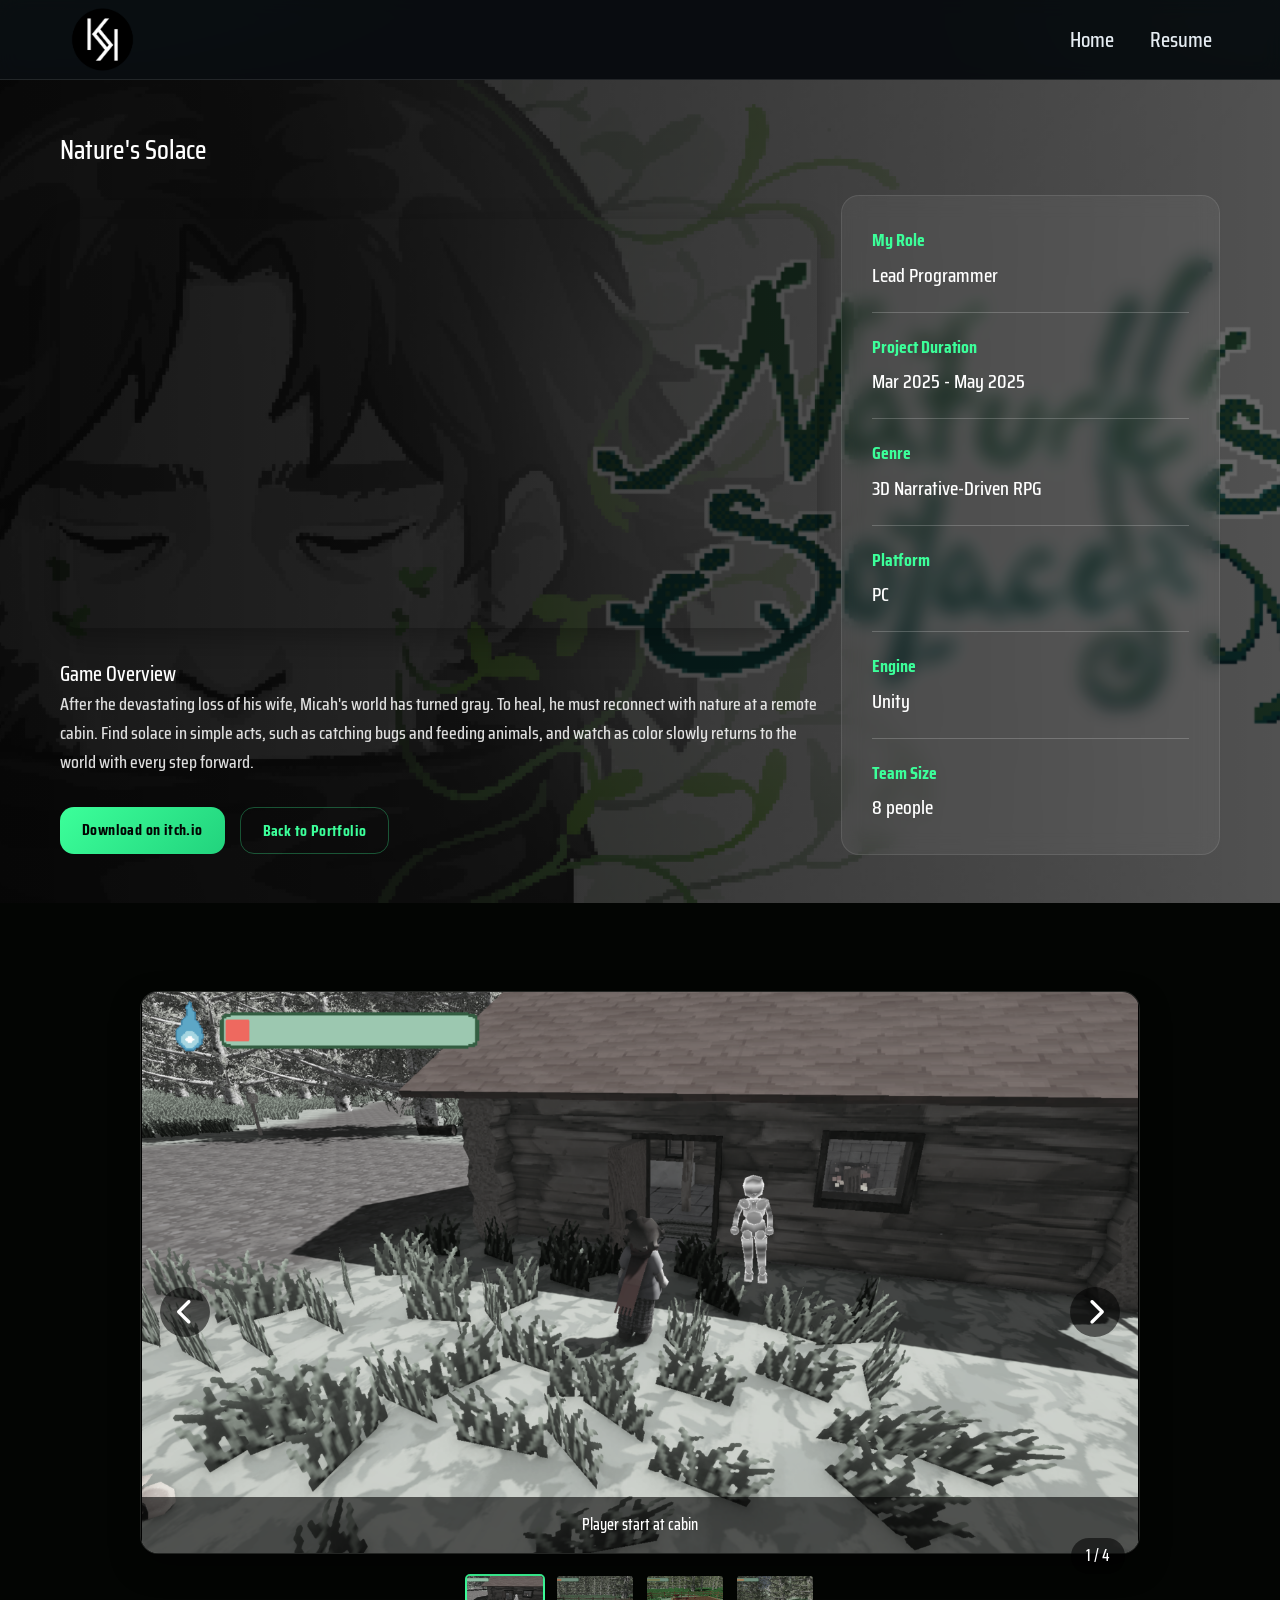
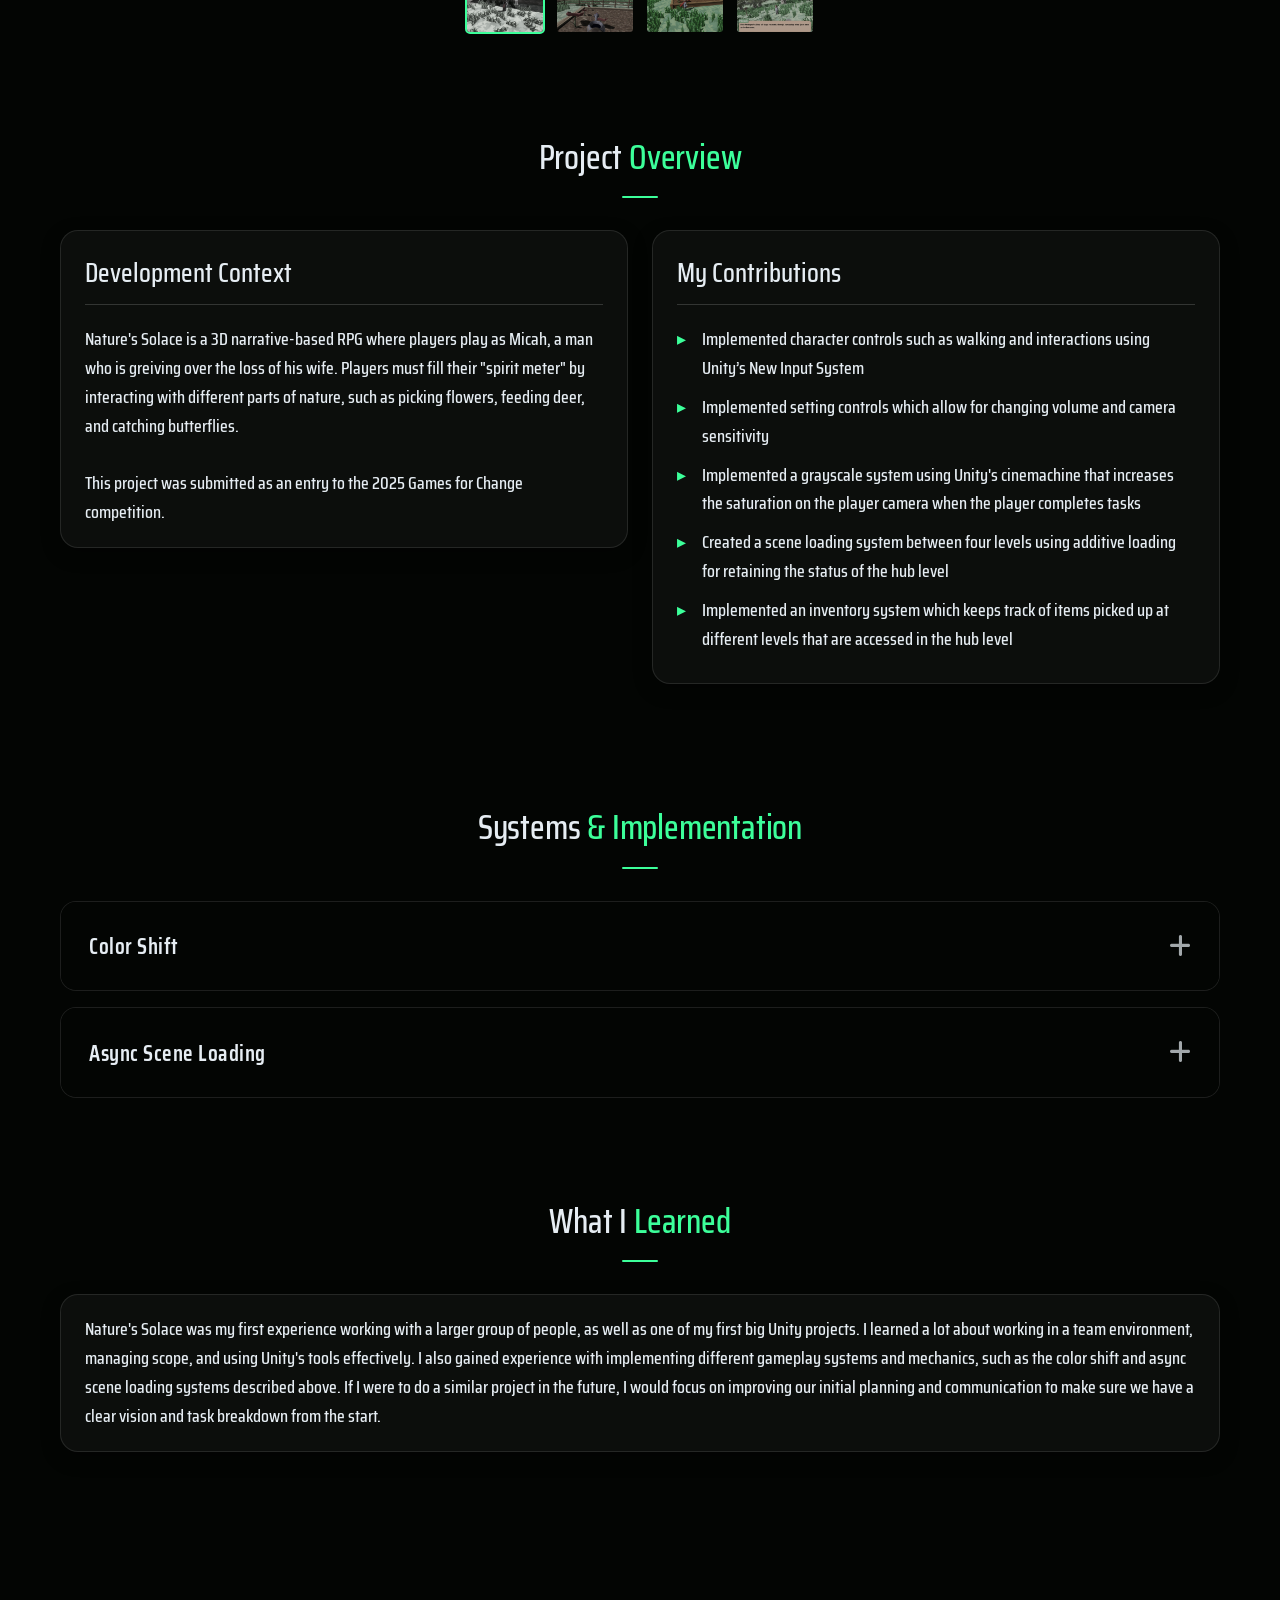
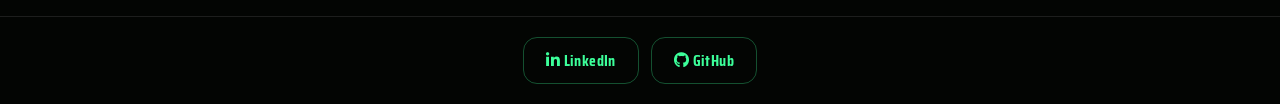
<file: naturessolace.html>
<!DOCTYPE html>

<html lang="en">

<head>
  <meta charset="utf-8" />
  <meta content="width=device-width, initial-scale=1.0" name="viewport" />
  <title>Nature's Solace</title>
  <style>
    :root {
      --project-bg-image: url("../Images/Nature's Solace/Cover.png");
    }
  </style>
  <link href="Styles/stylesheet.css" rel="stylesheet" />
  <link rel="stylesheet" href="https://cdnjs.cloudflare.com/ajax/libs/font-awesome/6.5.1/css/all.min.css" />
  <link rel="preconnect" href="https://fonts.googleapis.com">
  <link rel="preconnect" href="https://fonts.gstatic.com" crossorigin>

  <link
    href="https://fonts.googleapis.com/css2?family=Saira+Condensed:wght@100;200;300;400;500;600;700;800;900&display=swap"
    rel="stylesheet">
</head>

<body>
  <!-- Navigation -->
  <nav class="navbar">
    <div class="navbar_container">
      <a href="/" id="navbar_logo">
        <img alt="Kaue King Logo" class="logo-image" src="Images/logo.png" />
      </a>
      <div class="navbar_toggle" id="mobile-menu">
        <span class="bar"></span>
        <span class="bar"></span>
        <span class="bar"></span>
      </div>
      <ul class="navbar_menu">
        <li class="navbar_item">
          <a class="navbar_links" href="index.html">Home</a>
        </li>
        <li class="navbar_item">
          <a class="navbar_links" href="resume.html">Resume</a>
        </li>
      </ul>
    </div>
  </nav>
  <!-- Project Header -->
  <section class="project-header">
    <div class="container">
      <h1>Nature's Solace</h1>
      <div class="project-info-grid">
        <div>
          <div class="header-video">
            <div class="video-container">
              <iframe
                allow="accelerometer; autoplay; clipboard-write; encrypted-media; gyroscope; picture-in-picture; web-share"
                allowfullscreen="" frameborder="0" height="315" referrerpolicy="strict-origin-when-cross-origin"
                src="https://www.youtube.com/embed/l6Tp8k5dgj0?si=i9LCN4_nXtc74Kpt" title="YouTube video player"
                width="560">
              </iframe>
            </div>
          </div>
          <br />
          <h3>Game Overview</h3>
          <p>
            After the devastating loss of his wife, Micah's world has turned
            gray. To heal, he must reconnect with nature at a remote cabin.
            Find solace in simple acts, such as catching bugs and feeding
            animals, and watch as color slowly returns to the world with every
            step forward.
          </p>
          <div class="project-buttons">
            <a class="btn" href="https://remyregaspi.itch.io/natures-solace" target="_blank">
              Download on itch.io
            </a>
            <a class="btn btn-outline" href="portfolio.html">
              Back to Portfolio
            </a>
          </div>
        </div>
        <div class="project-details">
          <div class="project-detail-item">
            <div class="detail-label">My Role</div>
            <div class="detail-value">Lead Programmer</div>
          </div>
          <div class="project-detail-item">
            <div class="detail-label">Project Duration</div>
            <div class="detail-value">Mar 2025 - May 2025</div>
          </div>
          <div class="project-detail-item">
            <div class="detail-label">Genre</div>
            <div class="detail-value">3D Narrative-Driven RPG</div>
          </div>
          <div class="project-detail-item">
            <div class="detail-label">Platform</div>
            <div class="detail-value">PC</div>
          </div>
          <div class="project-detail-item">
            <div class="detail-label">Engine</div>
            <div class="detail-value">Unity</div>
          </div>
          <div class="project-detail-item">
            <div class="detail-label">Team Size</div>
            <div class="detail-value">8 people</div>
          </div>
        </div>
      </div>
    </div>
  </section>
  <!-- Media Section with Gallery -->
  <section class="media-section">
    <div class="container">
      <!-- Single gallery container -->
      <div class="gallery-container" data-gallery="naturesSolace" id="naturesSolaceGallery">
        <!-- Gallery will be automatically initialized here -->
      </div>
    </div>
  </section>
  <!-- Project Overview Section -->
  <section class="project-overview">
    <div class="container">
      <h2 class="section_title">Project <span>Overview</span></h2>
      <div class="overview-grid">
        <div>
          <div class="overview-section">
            <h3>Development Context</h3>
            <p>
              <i>Nature's Solace</i> is a 3D narrative-based RPG where players
              play as Micah, a man who is greiving over the loss of his wife.
              Players must fill their "spirit meter" by interacting with
              different parts of nature, such as picking flowers, feeding
              deer, and catching butterflies.
            </p>
            <br />
            <p>
              This project was submitted as an entry to the 2025 Games for
              Change competition.
            </p>
          </div>
        </div>
        <div>
          <div class="overview-section">
            <h3>My Contributions</h3>
            <ul class="contribution-list">
              <li>
                Implemented character controls such as walking and
                interactions using Unity’s New Input System
              </li>
              <li>
                Implemented setting controls which allow for changing volume
                and camera sensitivity
              </li>
              <li>
                Implemented a grayscale system using Unity's cinemachine that
                increases the saturation on the player camera when the player
                completes tasks
              </li>
              <li>
                Created a scene loading system between four levels using
                additive loading for retaining the status of the hub level
              </li>
              <li>
                Implemented an inventory system which keeps track of items
                picked up at different levels that are accessed in the hub
                level
              </li>
            </ul>
          </div>
        </div>
      </div>
    </div>
  </section>
  <section class="project-overview">
    <div class="container">
      <h2 class="section_title">Systems <span>&amp; Implementation</span></h2>
      <div>
        <div class="systems-accordion">
          <details class="system-card">
            <summary>Color Shift</summary>
            <div class="system-body">

              <p>The system uses a script called CameraGrayscaleShift which checks the player's spirit meter values and
                adjusts the camera saturation accordingly.
                When players complete tasks, the script handling the task calls a function in the PlayerManager script
                that
                increases the spirit meter.
              </p>
              <br />
              <h5>In CameraGrayscaleShift.cs</h5>
              <div aria-label="Code snippet" class="code-snippet">
                <pre><code>void Update()
{
  if (playerManager != null &amp;&amp; ca != null)
    {
        float spiritPercent = playerManager.GetSpirit() / playerManager.GetMaxSpirit();
        ca.saturation.value = Mathf.Lerp(-100, 0f, spiritPercent);
    }
}</code></pre>
              </div>
              <br />
              <h5>In PlayerManager.cs</h5>
              <div aria-label="Code snippet" class="code-snippet">
                <pre><code>public void SetSpirit(float spiritChange)
{
    spirit += spiritChange;
    spirit = Mathf.Clamp(spirit, 0, maxSpirit);

    spiritBar.SetSpirit(spirit);
}

public float GetSpirit()
{
    return spirit;
}</code></pre>
              </div>
            </div>
          </details>
          <details class="system-card">
            <summary>Async Scene Loading</summary>
            <div class="system-body">

              <p>Because the game has a hub level and three different levels that players can enter, we implemented an
                async
                scene loading system that allows players to
                load in and out of levels without losing the status of the hub level. This was done using Unity's
                SceneManager.LoadSceneAsync function with additive loading.
              </p>
              <br />
              <h5>In AsyncLoader.cs</h5>
              <div aria-label="Code snippet" class="code-snippet">
                <pre><code>public IEnumerator LoadLevelASync(string levelToLoad)
    {
        // Reset slider
        loadingSlider.value = 0f;

        AsyncOperation loadOperation = SceneManager.LoadSceneAsync(levelToLoad);
        loadOperation.allowSceneActivation = false;

        while (!loadOperation.isDone)
        {
            float progressValue = Mathf.Clamp01(loadOperation.progress / 0.9f);
            loadingSlider.value = progressValue;

            if (progressValue &gt;= 0.9f)
            {
                // Wait one extra frame to ensure everything is loaded
                yield return null;

                loadOperation.allowSceneActivation = true;
            }

            yield return null;
        }

        // Additional wait to ensure new scene is fully loaded
        yield return null;

        // Disable loading screen
        if (loadingscreen != null)
        {
            loadingscreen.SetActive(false);
        }

        // Destroy this object if marked to do so
        if (destroyOnLoad)
        {
            Destroy(this.gameObject);
        }
    }</code></pre>
              </div>
            </div>
          </details>
        </div>
      </div>
    </div>
  </section>

  <!-- What I Learned -->
  <section class="project-overview">
    <div class="container">
      <h2 class="section_title">What I <span>Learned</span></h2>
      <div class="overview-section">
        <p>Nature's Solace was my first experience working with a larger group of people, as well as one of my first big
          Unity projects. I learned a
          lot about working in a team environment, managing scope, and using Unity's tools effectively. I also gained
          experience with implementing different
          gameplay systems and mechanics, such as the color shift and async scene loading systems described above. If I
          were to do a similar project
          in the future, I would focus on improving our initial planning and communication to make sure we have a clear
          vision and task breakdown from the start.
        </p>
      </div>
    </div>
  </section>


  <section class="project-overview">
    <div class="container">
    </div>
  </section>
  <script src="Scripts/app.js"></script>
  <script src="Scripts/gallery.js"></script>
  <script>
    // Gallery data for Nature's Solace
    const naturesSolaceGalleryData = [
      {
        type: "image",
        src: "Images/Nature's Solace/screenshot2.png",
        thumbnail: "Images/Nature's Solace/screenshot2.png",
        title: "Player start at cabin",
      },
      {
        type: "image",
        src: "Images/Nature's Solace/screenshot3.png",
        thumbnail: "Images/Nature's Solace/screenshot3.png",
        title: "Watering plants in garden",
      },
      {
        type: "image",
        src: "Images/Nature's Solace/screenshot1.png",
        thumbnail: "Images/Nature's Solace/screenshot1.png",
        title: "Cabin garden",
      },
      {
        type: "image",
        src: "Images/Nature's Solace/screenshot4.png",
        thumbnail: "Images/Nature's Solace/screenshot4.png",
        title: "Starting cinematic in butterfly catching level",
      },
    ];

    // Manual initialization
    document.addEventListener("DOMContentLoaded", function () {
      console.log("Manually initializing gallery...");
      const gallery = new MediaGallery(
        "naturesSolaceGallery",
        naturesSolaceGalleryData
      );
      console.log("Gallery initialized:", gallery);
    });
  </script>
  <footer>
    <div class="footer_content">
      <div class="footer-links">
        <a href="https://www.linkedin.com/in/kaue-king-13a681304" class="btn btn-outline" target="_blank" rel="noopener noreferrer">
          <i class="fab fa-linkedin-in"></i> LinkedIn
        </a>
        <a href="https://github.com/kingkaue" class="btn btn-outline" target="_blank" rel="noopener noreferrer">
          <i class="fab fa-github"></i> GitHub
        </a>
      </div>
    </div>
  </footer>
</body>

</html>
</file>
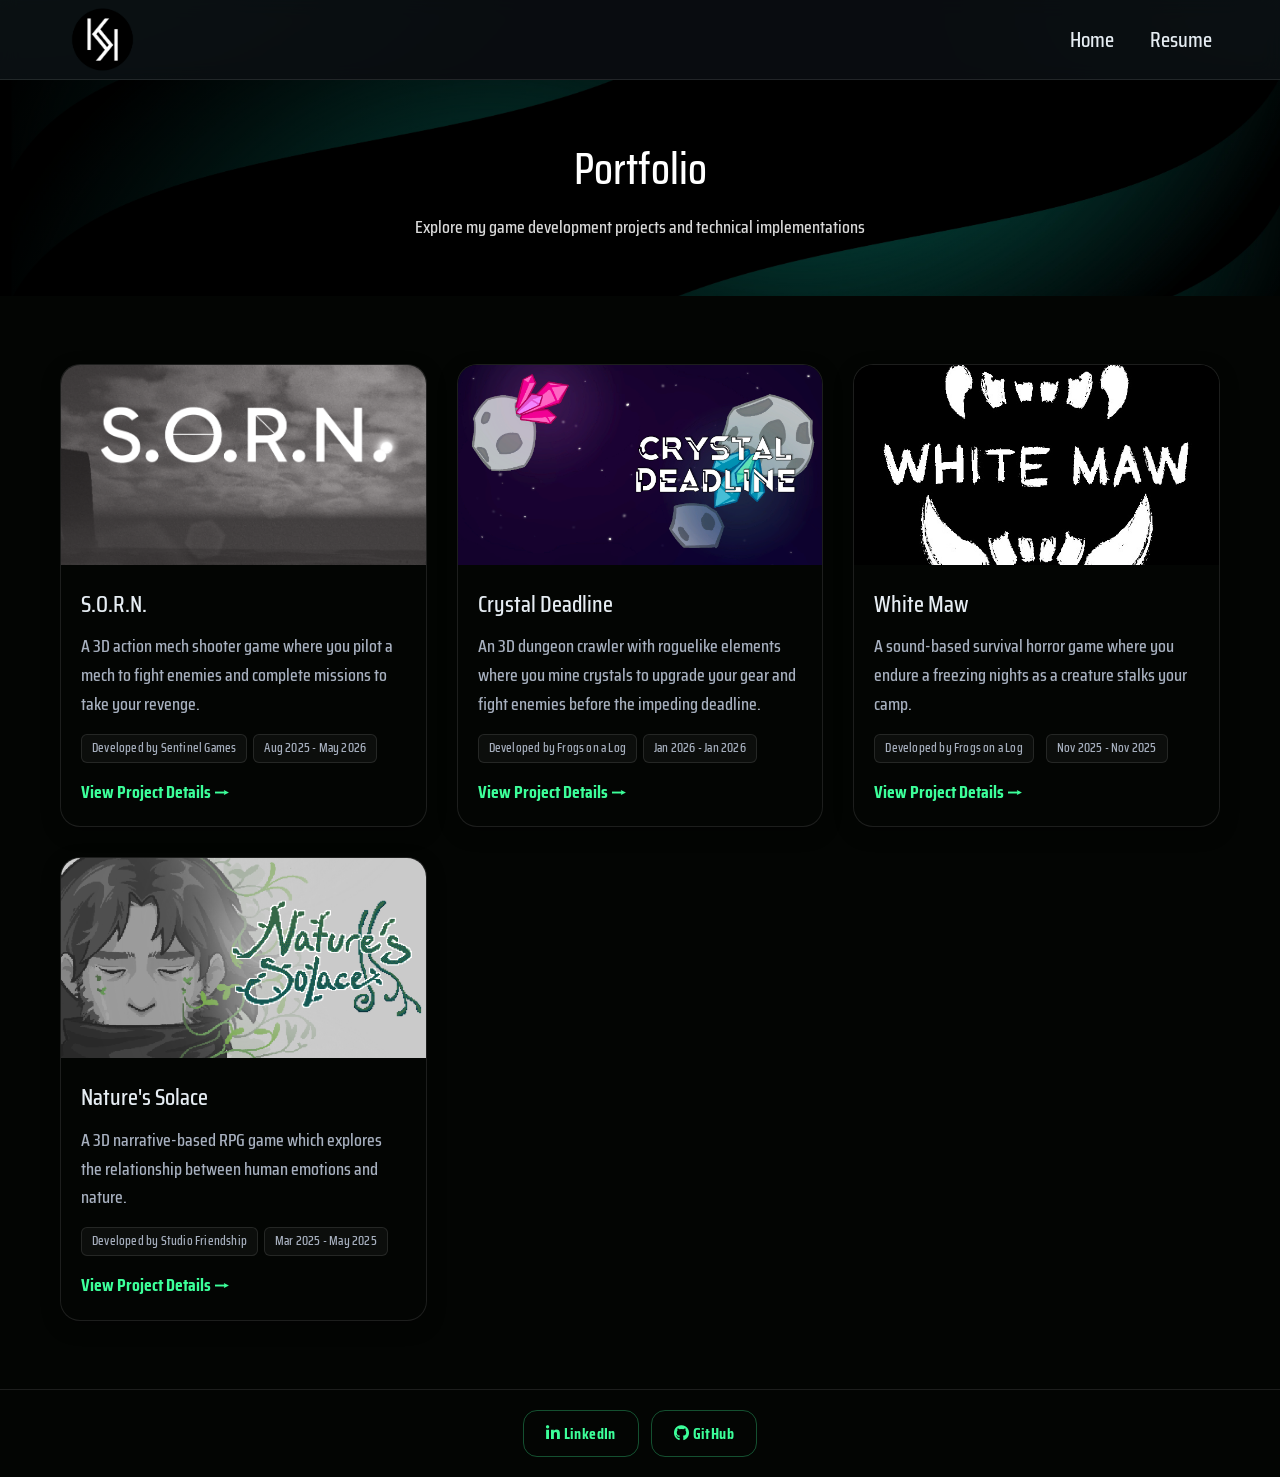
<file: portfolio.html>
<!DOCTYPE html>
<html lang="en">

<head>
  <meta charset="UTF-8" />
  <meta name="viewport" content="width=device-width, initial-scale=1.0" />
  <title>Kaue King - Gameplay Programmer Portfolio</title>
  <link rel="stylesheet" href="Styles/stylesheet.css" />
  <link rel="stylesheet" href="https://cdnjs.cloudflare.com/ajax/libs/font-awesome/6.5.1/css/all.min.css" />
  <link rel="preconnect" href="https://fonts.googleapis.com">
  <link rel="preconnect" href="https://fonts.gstatic.com" crossorigin>

  <link
    href="https://fonts.googleapis.com/css2?family=Saira+Condensed:wght@100;200;300;400;500;600;700;800;900&display=swap"
    rel="stylesheet">
</head>

<body>
  <!-- Navigation -->
  <nav class="navbar">
    <div class="navbar_container">
      <a href="/" id="navbar_logo">
        <img src="Images/logo.png" alt="Kaue King Logo" class="logo-image" />
      </a>
      <div class="navbar_toggle" id="mobile-menu">
        <span class="bar"></span>
        <span class="bar"></span>
        <span class="bar"></span>
      </div>
      <ul class="navbar_menu">
        <li class="navbar_item">
          <a href="index.html" class="navbar_links">Home</a>
        </li>
        <li class="navbar_item">
          <a href="resume.html" class="navbar_links">Resume</a>
        </li>
      </ul>
    </div>
  </nav>

  <div class="page-hero">
    <div class="hero_content">
      <h1>Portfolio</h1>
      <p>
        Explore my game development projects and technical implementations
      </p>
    </div>
  </div>

  <div class="page-content">
    <section class="portfolio">
      <div class="container">
        <div class="portfolio_grid">
          <div class="portfolio_item">
            <div class="portfolio_image">
              <img src="Images/SORN/SORNCover.PNG" alt="S.O.R.N." />
            </div>
            <div class="portfolio_info">
              <h3>S.O.R.N.</h3>
              <p>
                A 3D action mech shooter game where you pilot a mech to fight enemies and complete
                missions to take your revenge.
              </p>
              <div class="portfolio_tags">
                <span class="portfolio_tag">Developed by <b>Sentinel Games</b></span>
                <span class="portfolio_tag">Aug 2025 - May 2026</span>
              </div>
              <a href="sorn.html" class="project-link">View Project Details →</a>
            </div>
          </div>
          <div class="portfolio_item">
            <div class="portfolio_image">
              <img src="Images/Crystal Deadline/CrystalDeadlineCover.PNG" alt="Crystal Deadline" />
            </div>
            <div class="portfolio_info">
              <h3>Crystal Deadline</h3>
              <p>
                An 3D dungeon crawler with roguelike elements where you mine crystals to upgrade your gear and
                fight enemies before the impeding deadline.
              </p>
              <div class="portfolio_tags">
                <span class="portfolio_tag">Developed by <b>Frogs on a Log</b></span>
                <span class="portfolio_tag">Jan 2026 - Jan 2026</span>
              </div>
              <a href="crystaldeadline.html" class="project-link">View Project Details →</a>
            </div>
          </div>
          <div class="portfolio_item">
            <div class="portfolio_image">
              <img src="Images/White Maw/whiteMawLogo.png" alt="WhiteMaw" />
            </div>
            <div class="portfolio_info">
              <h3>White Maw</h3>
              <p>
                A sound-based survival horror game where you endure a freezing
                nights as a creature stalks your camp.
              </p>
              <div class="portfolio_tags">
                <span class="portfolio_tag">Developed by <b>Frogs on a Log</b></span>
                <br />
                <span class="portfolio_tag">Nov 2025 - Nov 2025</span>
              </div>
              <a href="whitemaw.html" class="project-link">View Project Details →</a>
            </div>
          </div>
          <div class="portfolio_item">
            <div class="portfolio_image">
              <img src="Images/Nature's Solace/Cover.png" alt="Nature's Solace" />
            </div>
            <div class="portfolio_info">
              <h3>Nature's Solace</h3>
              <p>
                A 3D narrative-based RPG game which explores the relationship
                between human emotions and nature.
              </p>
              <div class="portfolio_tags">
                <span class="portfolio_tag">Developed by <b>Studio Friendship</b></span>
                <span class="portfolio_tag">Mar 2025 - May 2025</span>
              </div>
              <a href="naturessolace.html" class="project-link">View Project Details →</a>
            </div>
          </div>


        </div>
      </div>
    </section>
  </div>

  <footer>
    <div class="footer_content">
      <div class="footer-links">
        <a href="https://www.linkedin.com/in/kaue-king-13a681304" class="btn btn-outline" target="_blank" rel="noopener noreferrer">
          <i class="fab fa-linkedin-in"></i> LinkedIn
        </a>
        <a href="https://github.com/kingkaue" class="btn btn-outline" target="_blank" rel="noopener noreferrer">
          <i class="fab fa-github"></i> GitHub
        </a>
      </div>
    </div>
  </footer>
</body>
<script src="Scripts/app.js"></script>

</html>
</file>
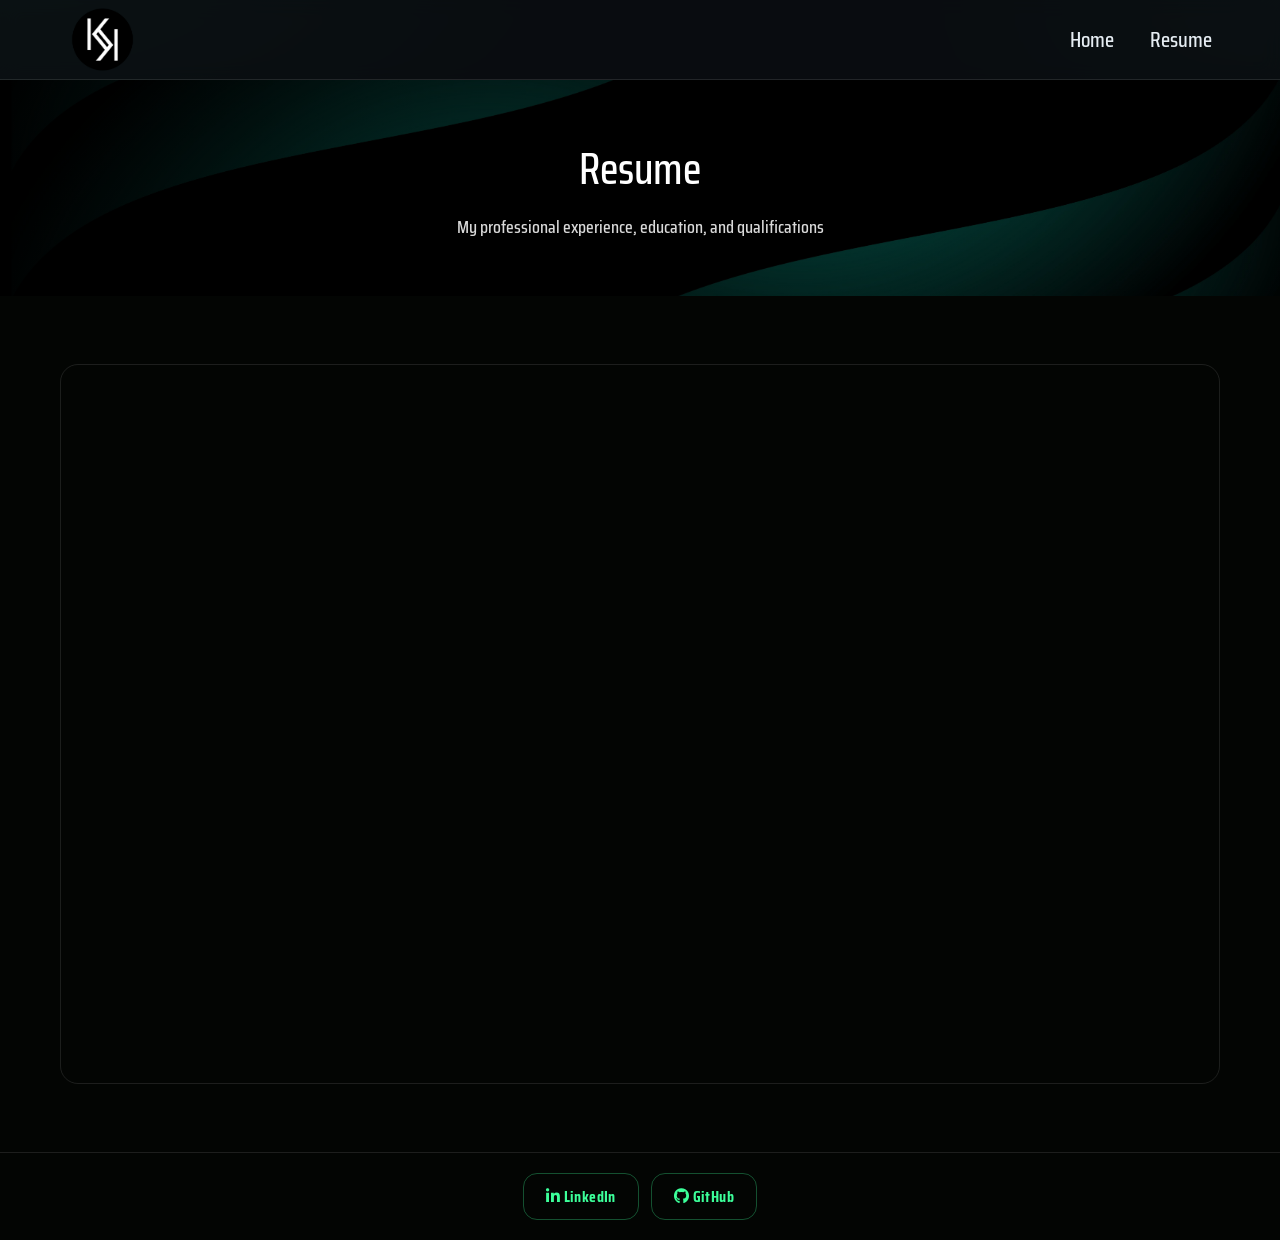
<file: resume.html>
<!DOCTYPE html>
<html lang="en">

<head>
  <meta charset="UTF-8" />
  <meta name="viewport" content="width=device-width, initial-scale=1.0" />
  <title>Kaue King - Resume</title>
  <link rel="stylesheet" href="Styles/stylesheet.css" />
  <link rel="stylesheet" href="https://cdnjs.cloudflare.com/ajax/libs/font-awesome/6.5.1/css/all.min.css" />
  <link rel="preconnect" href="https://fonts.googleapis.com">
  <link rel="preconnect" href="https://fonts.gstatic.com" crossorigin>
  <link
    href="https://fonts.googleapis.com/css2?family=Saira+Condensed:wght@100;200;300;400;500;600;700;800;900&display=swap"
    rel="stylesheet">
</head>

<body>
  <!-- Navigation -->
  <nav class="navbar">
    <div class="navbar_container">
      <a href="/" id="navbar_logo">
        <img src="Images/logo.png" alt="Kaue King Logo" class="logo-image" />
      </a>
      <div class="navbar_toggle" id="mobile-menu">
        <span class="bar"></span>
        <span class="bar"></span>
        <span class="bar"></span>
      </div>
      <ul class="navbar_menu">
        <li class="navbar_item">
          <a href="index.html" class="navbar_links">Home</a>
        </li>
        <li class="navbar_item">
          <a href="resume.html" class="navbar_links">Resume</a>
        </li>
      </ul>
    </div>
  </nav>

  <div class="page-hero">
    <div class="hero_content">
      <h1>Resume</h1>
      <p>My professional experience, education, and qualifications</p>
    </div>
  </div>

  <div class="page-content">
    <section class="resume">
      <div class="container">
        <iframe
          src="Documents/King_Resume.pdf"
          class="resume-embed"
          title="Kaue King Resume">
        </iframe>
      </div>
    </section>
  </div>

  <footer>
    <div class="footer_content">
      <div class="footer-links">
        <a href="https://www.linkedin.com/in/kaue-king-13a681304" class="btn btn-outline" target="_blank" rel="noopener noreferrer">
          <i class="fab fa-linkedin-in"></i> LinkedIn
        </a>
        <a href="https://github.com/kingkaue" class="btn btn-outline" target="_blank" rel="noopener noreferrer">
          <i class="fab fa-github"></i> GitHub
        </a>
      </div>
    </div>
  </footer>
</body>
<script src="Scripts/app.js"></script>

</html>
</file>
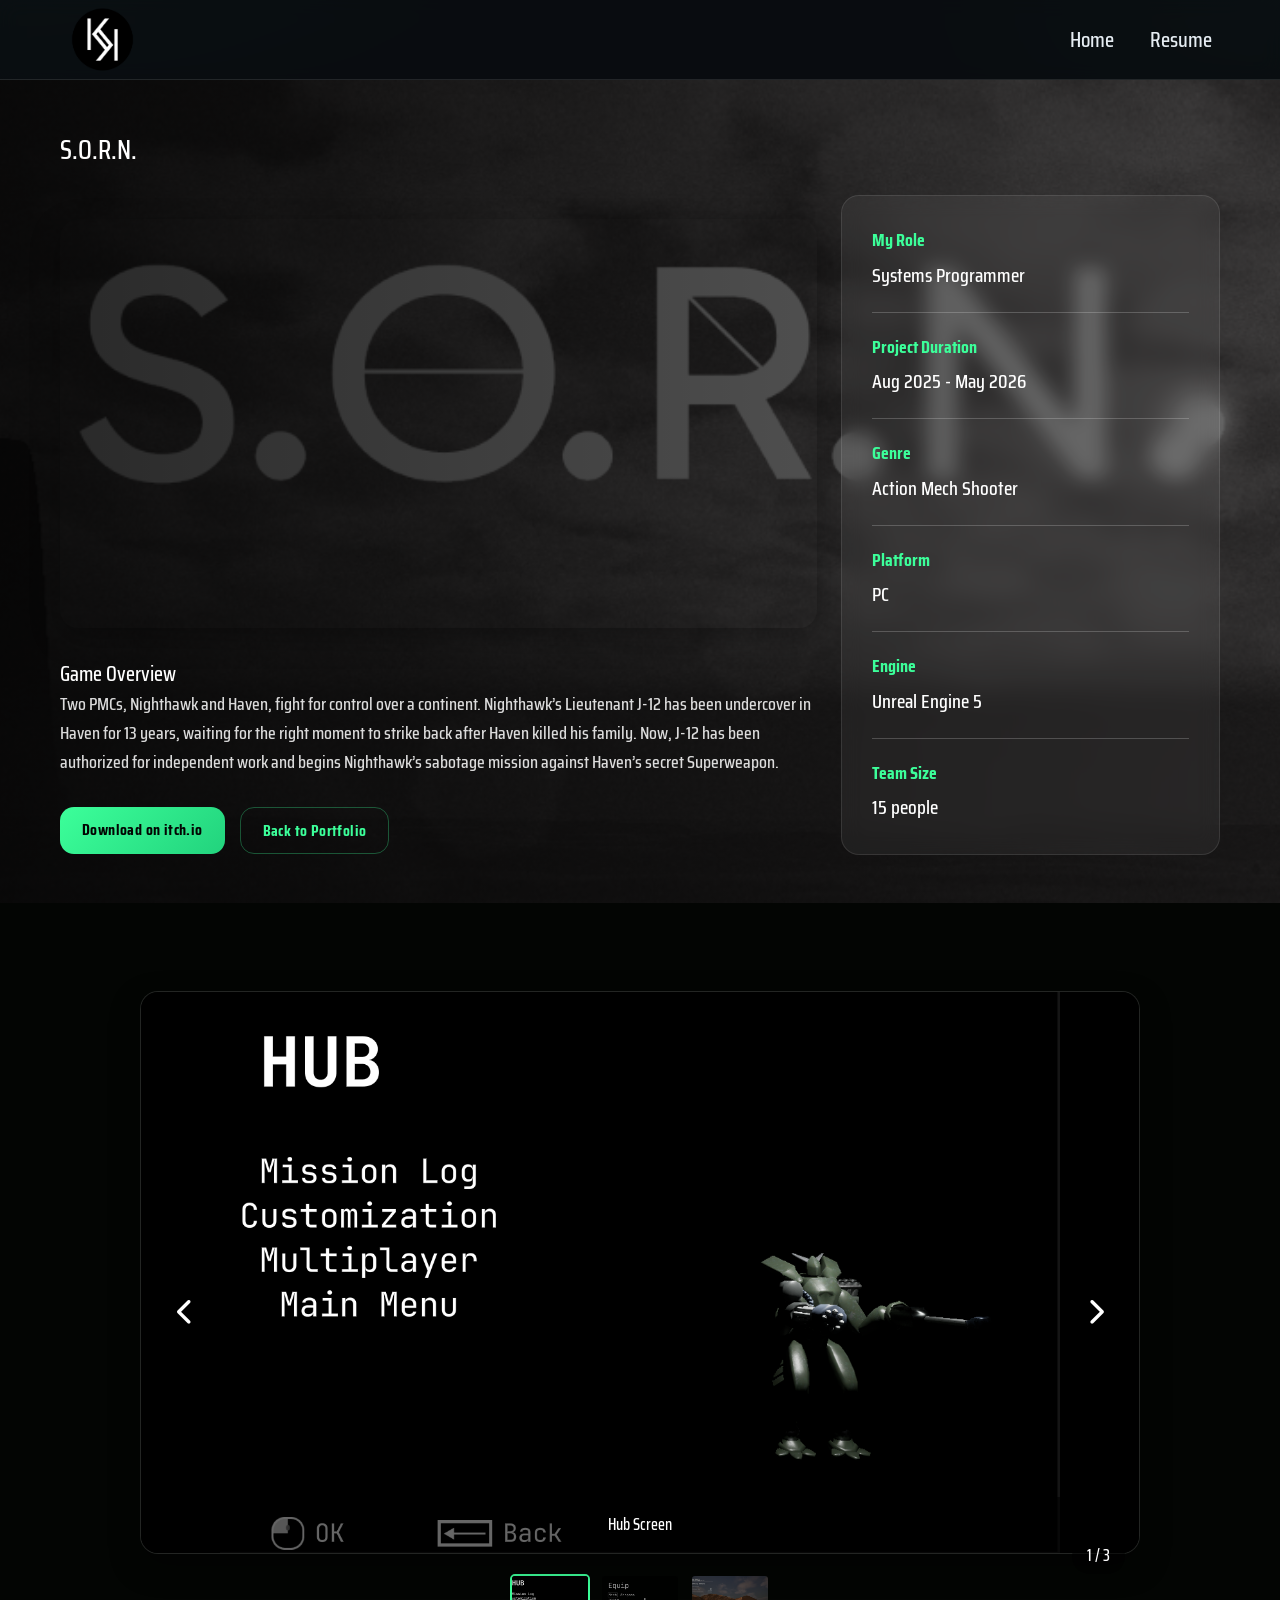
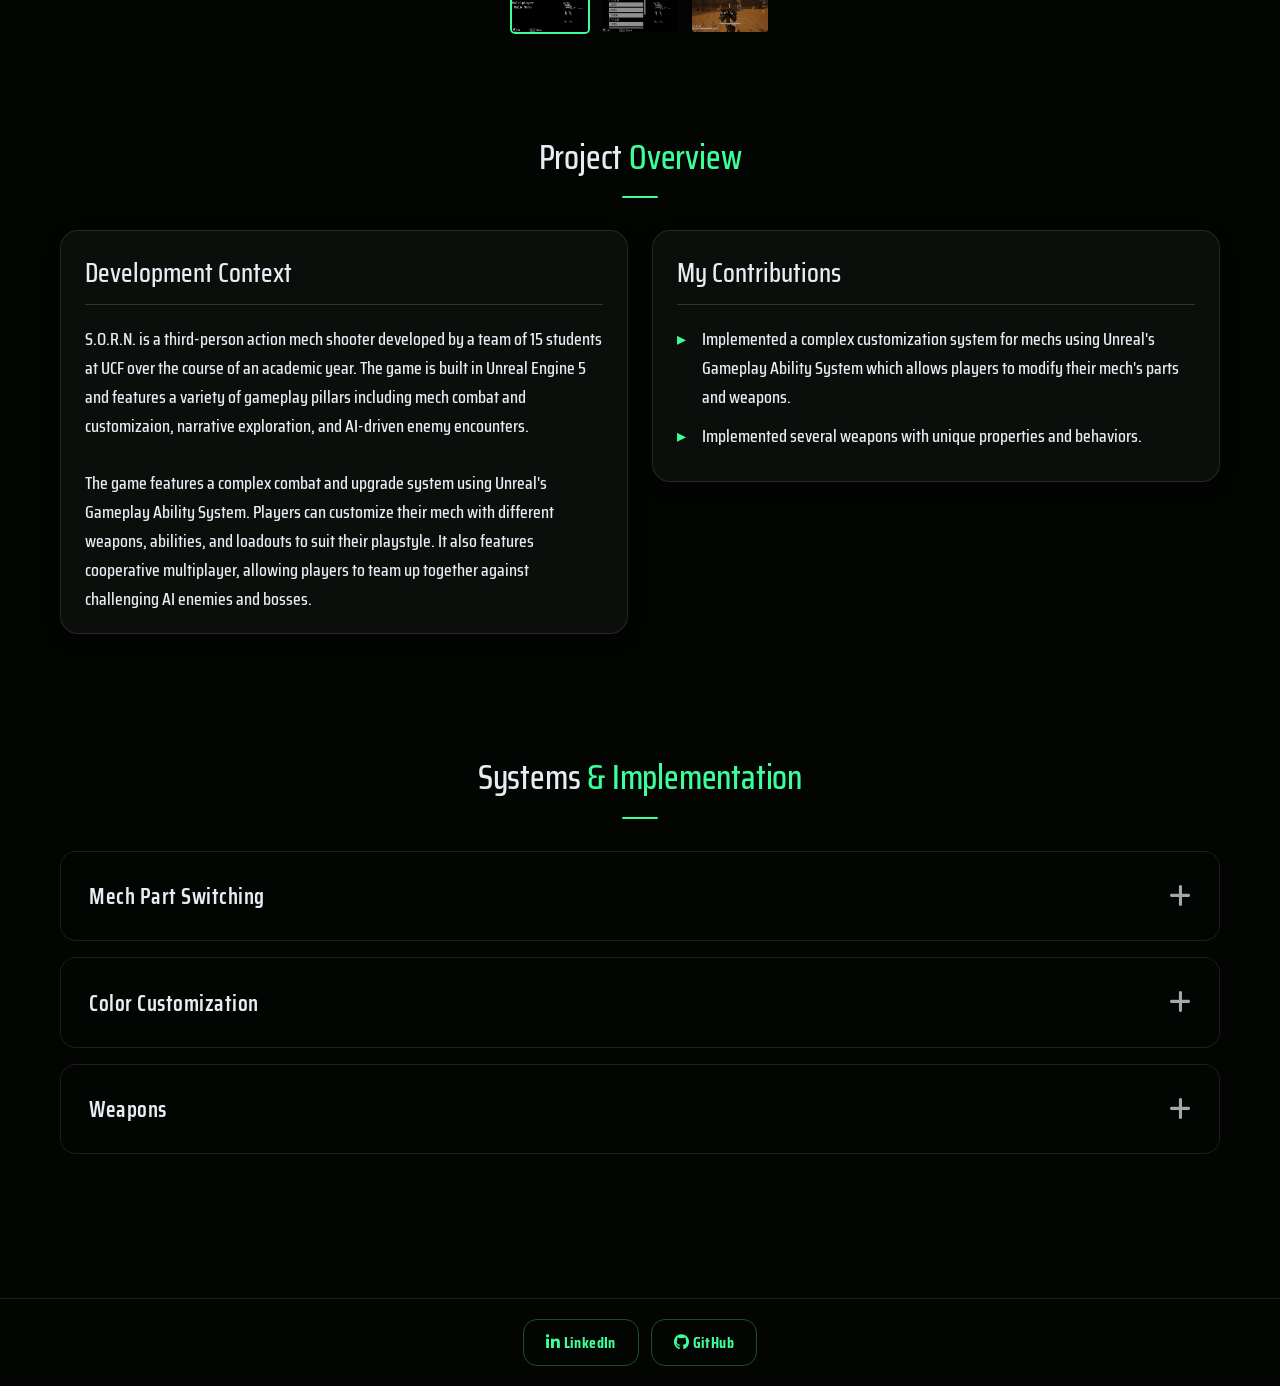
<file: sorn.html>
<!DOCTYPE html>
<html lang="en">

<head>
    <meta charset="UTF-8" />
    <meta name="viewport" content="width=device-width, initial-scale=1.0" />
    <title>S.O.R.N.</title>
    <link rel="stylesheet" href="Styles/stylesheet.css" />
    <link rel="stylesheet" href="https://cdnjs.cloudflare.com/ajax/libs/font-awesome/6.5.1/css/all.min.css" />
    <link rel="preconnect" href="https://fonts.googleapis.com">
    <link rel="preconnect" href="https://fonts.gstatic.com" crossorigin>

    <link
        href="https://fonts.googleapis.com/css2?family=Saira+Condensed:wght@100;200;300;400;500;600;700;800;900&display=swap"
        rel="stylesheet">
    <style>
        :root {
            /* Swap this per project */
            --project-bg-image: url("../Images/SORN/SORNCover.PNG");
        }
    </style>
</head>

<body>
    <!-- Navigation -->
    <nav class="navbar">
        <div class="navbar_container">
            <a href="index.html" id="navbar_logo">
                <img src="Images/logo.png" alt="Kaue King Logo" class="logo-image" />
            </a>
            <div class="navbar_toggle" id="mobile-menu">
                <span class="bar"></span>
                <span class="bar"></span>
                <span class="bar"></span>
            </div>
            <ul class="navbar_menu">
                <li class="navbar_item"><a href="index.html" class="navbar_links">Home</a></li>
                <li class="navbar_item"><a href="resume.html" class="navbar_links">Resume</a></li>
            </ul>
        </div>
    </nav>

    <!-- Project Header -->
    <section class="project-header">
        <div class="container">
            <h1>S.O.R.N.</h1>

            <div class="project-info-grid">
                <div>
                    <div class="header-video">
                        <div class="video-container">
                            <iframe width="560" height="315"
                                src="https://www.youtube.com/embed/f8_dOA7EJJQ?si=ByIdhQIlKJQIo-rw"
                                title="YouTube video player" frameborder="0"
                                allow="accelerometer; autoplay; clipboard-write; encrypted-media; gyroscope; picture-in-picture; web-share"
                                referrerpolicy="strict-origin-when-cross-origin" allowfullscreen></iframe>
                        </div>
                    </div>

                    <br />
                    <h3>Game Overview</h3>
                    <p>
                        Two PMCs, Nighthawk and Haven, fight for control over a continent. Nighthawk’s
                        Lieutenant J-12 has been undercover in Haven for 13 years, waiting for the right moment to
                        strike back after Haven killed his family. Now, J-12 has been authorized for independent
                        work and begins Nighthawk’s sabotage mission against Haven’s secret Superweapon.
                    </p>

                    <div class="project-buttons">
                        <a href="" class="btn" target="_blank">Download on itch.io</a>
                        <a href="portfolio.html" class="btn btn-outline">Back to Portfolio</a>
                    </div>
                </div>

                <div class="project-details">
                    <div class="project-detail-item">
                        <div class="detail-label">My Role</div>
                        <div class="detail-value">Systems Programmer</div>
                    </div>

                    <div class="project-detail-item">
                        <div class="detail-label">Project Duration</div>
                        <div class="detail-value">Aug 2025 - May 2026</div>
                    </div>

                    <div class="project-detail-item">
                        <div class="detail-label">Genre</div>
                        <div class="detail-value">Action Mech Shooter</div>
                    </div>

                    <div class="project-detail-item">
                        <div class="detail-label">Platform</div>
                        <div class="detail-value">PC</div>
                    </div>

                    <div class="project-detail-item">
                        <div class="detail-label">Engine</div>
                        <div class="detail-value">Unreal Engine 5</div>
                    </div>

                    <div class="project-detail-item">
                        <div class="detail-label">Team Size</div>
                        <div class="detail-value">15 people</div>
                    </div>
                </div>
            </div>
        </div>
    </section>

    <!-- Media Section with Gallery -->
    <section class="media-section">
        <div class="container">
            <div id="projectGallery" class="gallery-container" data-gallery="project">
                <!-- Gallery will be automatically initialized here -->
            </div>
        </div>
    </section>

    <!-- Project Overview -->
    <section class="project-overview">
        <div class="container">
            <h2 class="section_title">Project <span>Overview</span></h2>

            <div class="overview-grid">
                <div>
                    <div class="overview-section">
                        <h3>Development Context</h3>
                        <p>
                            S.O.R.N. is a third-person action mech shooter developed by a team of 15 students at UCF
                            over the course of an academic year.
                            The game is built in Unreal Engine 5 and features a variety of gameplay pillars including
                            mech combat and customizaion, narrative exploration,
                            and AI-driven enemy encounters.
                        </p>
                        <br />
                        <p>
                            The game features a complex combat and upgrade system using Unreal's Gameplay Ability
                            System. Players can customize their mech with
                            different weapons, abilities, and loadouts to suit their playstyle. It also features
                            cooperative multiplayer, allowing players to team up
                            together against challenging AI enemies and bosses.
                        </p>
                    </div>
                </div>

                <div>
                    <div class="overview-section">
                        <h3>My Contributions</h3>
                        <ul class="contribution-list">
                            <li>Implemented a complex customization system for mechs using Unreal's Gameplay Ability
                                System which allows players to modify their mech's parts and weapons.</li>
                            <li>Implemented several weapons with unique properties and behaviors.</li>
                        </ul>
                    </div>
                </div>
            </div>
        </div>
    </section>

    <section class="project-overview">
        <div class="container">
            <h2 class="section_title">Systems <span>&amp; Implementation</span></h2>
            <div>
                <div class="systems-accordion">
                    <details class="system-card">
                        <summary>Mech Part Switching</summary>
                        <div class="system-body">
                            <p>
                                Player mechs are highly customizable with different parts including arms, legs, and
                                torsos. Each part provides different stats
                                which are then applied to the player using Unreal's Gameplay Ability System. The system
                                uses data assets for each part which holds the
                                gameplay effect to be applied to the player, as well as the corresponding skeletal
                                meshes and effects.
                            </p>
                            <br />
                            <h5>Weapon Switching</h5>
                            <iframe width="1050" height="700" src="Videos/SORN/WeaponChange.webm" title="WeaponChange"
                                frameborder="0"
                                allow="accelerometer; autoplay; clipboard-write; encrypted-media; gyroscope; picture-in-picture; web-share"
                                referrerpolicy="strict-origin-when-cross-origin" allowfullscreen></iframe>
                            <br />
                            <br />
                            <h5>In MechCharacter.cpp</h5>
                            <div aria-label="Code snippet" class="code-snippet">
                                <pre><code>void AMechCharacter::ChangeMechPart(EMechBodyPart MechPart, UDA_MechPartData* PartData)
{
	HandleMechPartGameplayEffect(MechPart, PartData);
	UpdateMechPartVisuals(MechPart, PartData);
}

void AMechCharacter::HandleMechPartGameplayEffect(EMechBodyPart MechPart, UDA_MechPartData* PartData)
{
	// Removes current effect for part if it exists
	if (ActivePartEffectHandles.Contains(MechPart))
	{
		FActiveGameplayEffectHandle Handle = ActivePartEffectHandles[MechPart];

		if (Handle.IsValid())
		{
			SORNAbilitySystemComponent->RemoveActiveGameplayEffect(Handle);
		}

		ActivePartEffectHandles.Remove(MechPart);
	}

	// Apply the new gameplay effect
	if (PartData && PartData->GameplayEffect)
	{
		FActiveGameplayEffectHandle NewHandle = SORNAbilitySystemComponent->ApplyGameplayEffectByClass(PartData->GameplayEffect);

		if (NewHandle.IsValid())
		{
			ActivePartEffectHandles.Add(MechPart, NewHandle);
		}
	}
}

void AMechCharacter::UpdateMechPartVisuals(EMechBodyPart MechPart, UDA_MechPartData* PartData)
{
	// Update part data reference
	switch (MechPart)
	{
	case EMechBodyPart::EMBP_Legs:
		{
			LegsPartData = PartData;
			GetMesh()->SetSkeletalMesh(LegsPartData->Mesh);
			GetMesh()->SetAnimInstanceClass(LegsPartData->AnimBP);
			AttachEngineEffectsToSockets(GetMesh(), LegsPartData->EngineAttachPoints, LegsPartData->EngineEffect);
			break;
		}
	case EMechBodyPart::EMBP_UpperBody:
		{
			UpperBodyData = PartData;
			UpperBodyMeshComponent->SetSkeletalMesh(UpperBodyData->Mesh);
			UpperBodyMeshComponent->SetAnimInstanceClass(UpperBodyData->AnimBP);
			AttachEngineEffectsToSockets(UpperBodyMeshComponent, UpperBodyData->EngineAttachPoints, UpperBodyData->EngineEffect);
			break;
		}
	case EMechBodyPart::EMBP_LeftArm:
		{
			LeftArmPartData = PartData;
			LeftArmMeshComponent->SetSkeletalMesh(LeftArmPartData->Mesh);
			LeftArmMeshComponent->SetAnimInstanceClass(LeftArmPartData->AnimBP);
			AttachEngineEffectsToSockets(LeftArmMeshComponent, LeftArmPartData->EngineAttachPoints, LeftArmPartData->EngineEffect);
			break;
		}
	case EMechBodyPart::EMBP_RightArm:
		{
			RightArmPartData = PartData;
			RightArmMeshComponent->SetSkeletalMesh(RightArmPartData->Mesh);
			RightArmMeshComponent->SetAnimInstanceClass(RightArmPartData->AnimBP);
			AttachEngineEffectsToSockets(RightArmMeshComponent, RightArmPartData->EngineAttachPoints, RightArmPartData->EngineEffect);
			break;
		}
	default:
		return;
	}
}</code></pre>
                            </div>
                            <br />
                            <h5>Customization UI blueprint which handles leg part switching</h5>
                            <div aria-label="Code snippet" class="code-snippet">
                                <iframe width="1050" height="700" src="https://blueprintue.com/render/qzfwtbx0/"
                                    scrolling="no" allowfullscreen></iframe>
                            </div>
                        </div>
                    </details>
                    <details class="system-card">
                        <summary>Color Customization</summary>
                        <div class="system-body">
                            <p>
                                In addition to part switching, players can also customize the colors of their mech.
                                There is a master material which has parameters for
                                a texture mask, a primary color, and a secondary color. There is then a series of lerp
                                and multiply nodes which blend the colors
                                based on the texture mask. Players can select their colors using a color picker UI, and
                                the selected colors are then applied
                                to the material parameters using a dynamic material instance.
                            </p>
                            <br />
                            <h5>Color Customization</h5>
                            <iframe width="1050" height="700" src="Videos/SORN/Color Customization.webm"
                                title="ColorCustomization" frameborder="0"
                                allow="accelerometer; autoplay; clipboard-write; encrypted-media; gyroscope; picture-in-picture; web-share"
                                referrerpolicy="strict-origin-when-cross-origin" allowfullscreen></iframe>
                            <br />
                            <br />
                            <h5>Mech Master Material Blueprint</h5>
                            <div aria-label="Code snippet" class="code-snippet">
                                <iframe width="1050" height="700" src="https://blueprintue.com/render/wa-woxm6/"
                                    scrolling="no" allowfullscreen></iframe>
                            </div>
                            <br />
                            <h5>Color Customization Blueprint for legs</h5>
                            <div aria-label="Code snippet" class="code-snippet">
                                <iframe width="1050" height="700" src="https://blueprintue.com/render/_56ezz0f/"
                                    scrolling="no" allowfullscreen></iframe>
                            </div>
                        </div>
                    </details>
                    <details class="system-card">
                        <summary>Weapons</summary>
                        <div class="system-body">
                            <p>
                                Mechs can equip different weapons on their arms which are then used in combat. Each
                                weapon has its own unique behavior
                                and properties, and they are implemented using Unreal's Gameplay Ability System. There
                                is a base weapon class which
                                is used for standard weapons, such as the minigun and shotgun. A charged weapon class
                                inherits this class and is used for
                                the railgun and charge pistol. The final weapon class is the beam weapon which shoots a
                                laset that deals consistent tick damage.
                            </p>
                            <br />
                            <h5>Shotgun</h5>
                            <iframe width="1050" height="700" src="Videos/SORN/Shotgun.mp4" title="Shotgun"
                                frameborder="0"
                                allow="accelerometer; autoplay; clipboard-write; encrypted-media; gyroscope; picture-in-picture; web-share"
                                referrerpolicy="strict-origin-when-cross-origin" allowfullscreen></iframe>
                            <br />
                            <br />
                            <h5>Charge Pistol</h5>
                            <p>The charge pistol has a charging bonus where the damage scales with the charge time.
                                Additionally, if players release the fire button
                                within a short window, it deals additional damage.
                            </p>
                            <iframe width="1050" height="700" src="Videos/SORN/Pistol and Scaling Damage.webm"
                                title="Charge Pistol" frameborder="0"
                                allow="accelerometer; autoplay; clipboard-write; encrypted-media; gyroscope; picture-in-picture; web-share"
                                referrerpolicy="strict-origin-when-cross-origin" allowfullscreen></iframe>
                            <br />
                            <br />
                            <h5>Railgun</h5>
                            <iframe width="1050" height="700" src="Videos/SORN/Railgun.webm" title="Railgun"
                                frameborder="0"
                                allow="accelerometer; autoplay; clipboard-write; encrypted-media; gyroscope; picture-in-picture; web-share"
                                referrerpolicy="strict-origin-when-cross-origin" allowfullscreen></iframe>
                            <br />
                            <br />
                            <h5>Beam</h5>
                            <iframe width="1050" height="700" src="Videos/SORN/Laser.mp4" title="Beam" frameborder="0"
                                allow="accelerometer; autoplay; clipboard-write; encrypted-media; gyroscope; picture-in-picture; web-share"
                                referrerpolicy="strict-origin-when-cross-origin" allowfullscreen></iframe>
                            <br />
                        </div>
                    </details>
                </div>
            </div>
        </div>
    </section>

    <section class="project-overview">
        <div class="container">
        </div>
    </section>


    <script src="Scripts/app.js"></script>
    <script src="Scripts/gallery.js"></script>
    <script>
        // Example gallery data
        const projectGalleryData = [
            {
                type: "image",
                src: "Images/SORN/Hub.png",
                thumbnail: "Images/SORN/Hub.png",
                title: "Hub Screen",
            },
            {
                type: "image",
                src: "Images/SORN/Customization.png",
                thumbnail: "Images/SORN/Customization.png",
                title: "Customization Screen",
            },
            {
                type: "image",
                src: "Images/SORN/ss1.png",
                thumbnail: "Images/SORN/ss1.png",
                title: "Gameplay",
            },
        ];

        document.addEventListener("DOMContentLoaded", function () {
            const gallery = new MediaGallery("projectGallery", projectGalleryData);
            console.log("Gallery initialized:", gallery);
        });
    </script>
  <footer>
    <div class="footer_content">
      <div class="footer-links">
        <a href="https://www.linkedin.com/in/kaue-king-13a681304" class="btn btn-outline" target="_blank" rel="noopener noreferrer">
          <i class="fab fa-linkedin-in"></i> LinkedIn
        </a>
        <a href="https://github.com/kingkaue" class="btn btn-outline" target="_blank" rel="noopener noreferrer">
          <i class="fab fa-github"></i> GitHub
        </a>
      </div>
    </div>
  </footer>
</body>

</html>
</file>
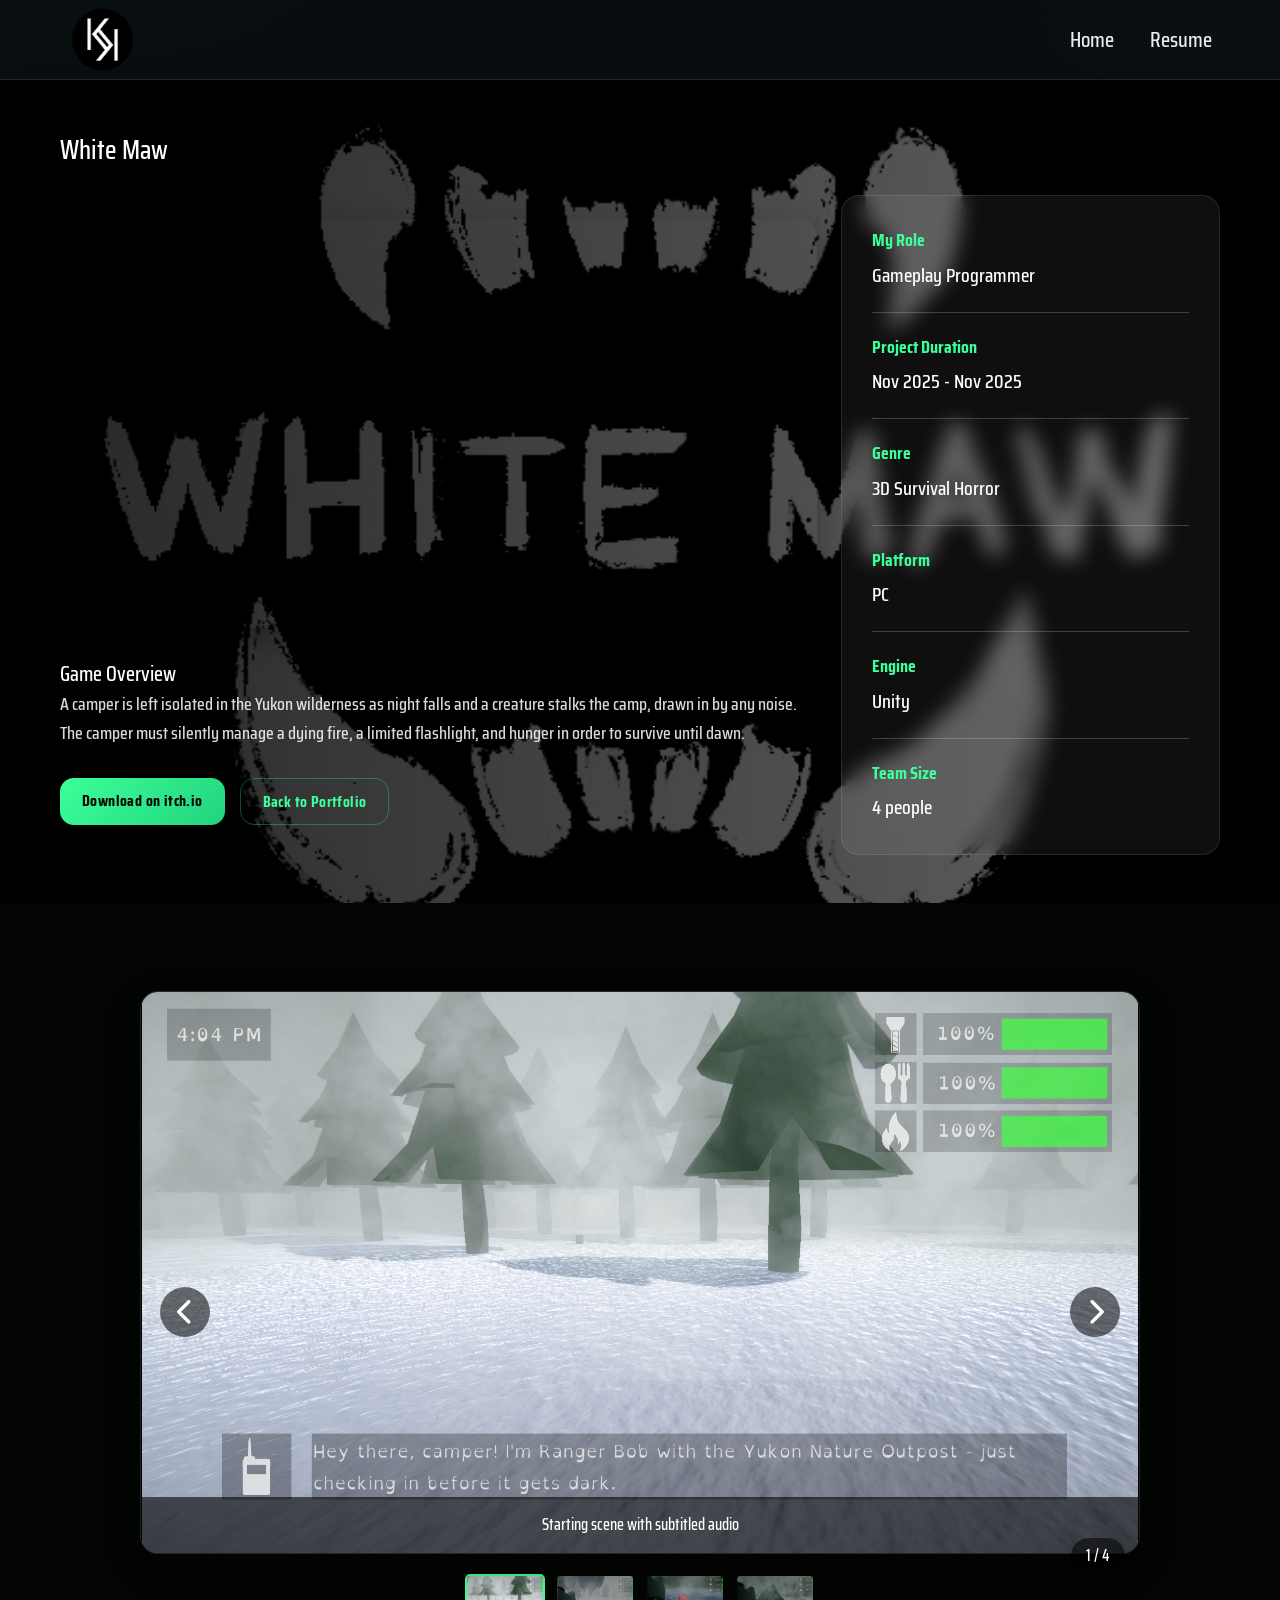
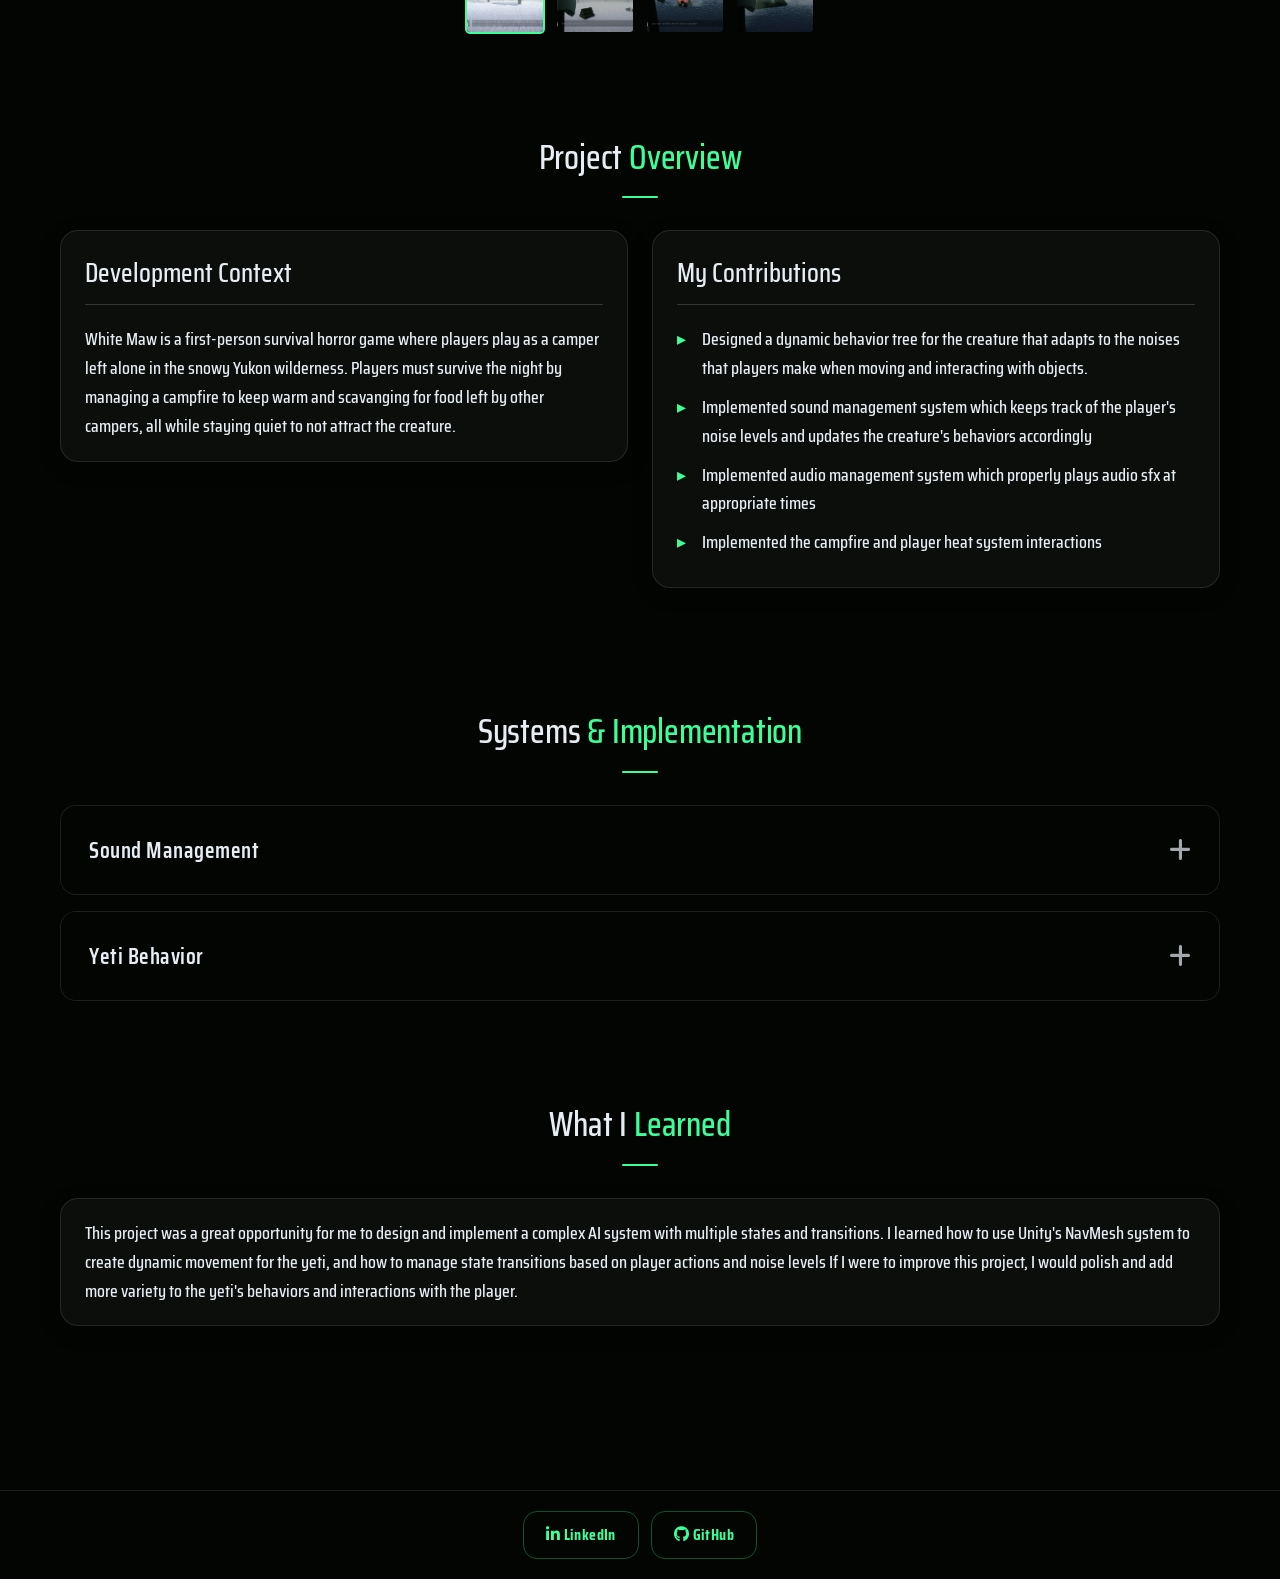
<file: whitemaw.html>
<!DOCTYPE html>

<html lang="en">

<head>
  <meta charset="utf-8" />
  <meta content="width=device-width, initial-scale=1.0" name="viewport" />
  <title>White Maw</title>
  <link href="Styles/stylesheet.css" rel="stylesheet" />
  <link rel="stylesheet" href="https://cdnjs.cloudflare.com/ajax/libs/font-awesome/6.5.1/css/all.min.css" />
  <link rel="preconnect" href="https://fonts.googleapis.com">
  <link rel="preconnect" href="https://fonts.gstatic.com" crossorigin>

  <link
    href="https://fonts.googleapis.com/css2?family=Saira+Condensed:wght@100;200;300;400;500;600;700;800;900&display=swap"
    rel="stylesheet">
  <style>
    :root {
      --project-bg-image: url("../Images/White Maw/whiteMawLogo.png");
    }
  </style>
</head>

<body>
  <!-- Navigation -->
  <nav class="navbar">
    <div class="navbar_container">
      <a href="index.html" id="navbar_logo">
        <img alt="Kaue King Logo" class="logo-image" src="Images/logo.png" />
      </a>
      <div class="navbar_toggle" id="mobile-menu">
        <span class="bar"></span>
        <span class="bar"></span>
        <span class="bar"></span>
      </div>
      <ul class="navbar_menu">
        <li class="navbar_item">
          <a class="navbar_links" href="index.html">Home</a>
        </li>
        <li class="navbar_item">
          <a class="navbar_links" href="resume.html">Resume</a>
        </li>
      </ul>
    </div>
  </nav>

  <!-- Project Header -->
  <section class="project-header">
    <div class="container">
      <h1>White Maw</h1>
      <div class="project-info-grid">
        <div>
          <div class="header-video">
            <div class="video-container">
              <iframe
                allow="accelerometer; autoplay; clipboard-write; encrypted-media; gyroscope; picture-in-picture; web-share"
                allowfullscreen="" frameborder="0" height="315" referrerpolicy="strict-origin-when-cross-origin"
                src="https://www.youtube.com/embed/nuTZE-v9smI?si=PLMlqb0ThqdaYCBn" title="YouTube video player"
                width="560"></iframe>
            </div>
          </div>
          <br />
          <h3>Game Overview</h3>
          <p>
            A camper is left isolated in the Yukon wilderness as night falls
            and a creature stalks the camp, drawn in by any noise. The camper
            must silently manage a dying fire, a limited flashlight, and
            hunger in order to survive until dawn.
          </p>
          <div class="project-buttons">
            <a class="btn" href="https://frogsonalog.itch.io/white-maw" target="_blank">
              Download on itch.io
            </a>
            <a class="btn btn-outline" href="portfolio.html">
              Back to Portfolio
            </a>
          </div>
        </div>
        <div class="project-details">
          <div class="project-detail-item">
            <div class="detail-label">My Role</div>
            <div class="detail-value">Gameplay Programmer</div>
          </div>
          <div class="project-detail-item">
            <div class="detail-label">Project Duration</div>
            <div class="detail-value">Nov 2025 - Nov 2025</div>
          </div>
          <div class="project-detail-item">
            <div class="detail-label">Genre</div>
            <div class="detail-value">3D Survival Horror</div>
          </div>
          <div class="project-detail-item">
            <div class="detail-label">Platform</div>
            <div class="detail-value">PC</div>
          </div>
          <div class="project-detail-item">
            <div class="detail-label">Engine</div>
            <div class="detail-value">Unity</div>
          </div>
          <div class="project-detail-item">
            <div class="detail-label">Team Size</div>
            <div class="detail-value">4 people</div>
          </div>
        </div>
      </div>
    </div>
  </section>

  <!-- Media Section with Gallery -->
  <section class="media-section">
    <div class="container">
      <!-- Single gallery container -->
      <div class="gallery-container" data-gallery="whitemaw" id="whitemawGallery">
        <!-- Gallery will be automatically initialized here -->
      </div>
    </div>
  </section>
  <!-- Project Overview Section -->
  <section class="project-overview">
    <div class="container">
      <h2 class="section_title">Project <span>Overview</span></h2>
      <div class="overview-grid">
        <div>
          <div class="overview-section">
            <h3>Development Context</h3>
            <p>
              <i>White Maw</i> is a first-person survival horror game where
              players play as a camper left alone in the snowy Yukon
              wilderness. Players must survive the night by managing a
              campfire to keep warm and scavanging for food left by other
              campers, all while staying quiet to not attract the creature.
            </p>
          </div>
        </div>
        <div>
          <div class="overview-section">
            <h3>My Contributions</h3>
            <ul class="contribution-list">
              <li>
                Designed a dynamic behavior tree for the creature that adapts
                to the noises that players make when moving and interacting
                with objects.
              </li>
              <li>
                Implemented sound management system which keeps track of the
                player's noise levels and updates the creature's behaviors
                accordingly
              </li>
              <li>
                Implemented audio management system which properly plays audio
                sfx at appropriate times
              </li>
              <li>
                Implemented the campfire and player heat system interactions
              </li>
            </ul>
          </div>
        </div>
      </div>
    </div>
  </section>

  <section class="project-overview">
    <div class="container">
      <h2 class="section_title">Systems <span>&amp; Implementation</span></h2>
      <div>
        <div class="systems-accordion">
          <details class="system-card">
            <summary>Sound Management</summary>
            <div class="system-body">

              <p>The different tasks that players do generate different noise levels, which are tracked and decayed over
                time, and change the yeti's behaviours.
                These levels are tracked within a SoundManager script, which broadcasts the changes to the creature's
                behavior tree and updates its current state.
              </p>
              <br />
              <h5>In SoundManager.cs</h5>
              <div aria-label="Code snippet" class="code-snippet">
                <pre><code>public void AddNoise(float amount)
    {
        currentNoiseLevel = Mathf.Min(maxNoiseLevel, currentNoiseLevel + amount);
        OnNoiseLevelChanged?.Invoke(currentNoiseLevel);
        previousNoiseLevel = currentNoiseLevel;
        //Debug.Log($"Noise increased by {amount}. Current level: {currentNoiseLevel}");
    }
</code></pre>
              </div>
              <br />
            </div>
          </details>
          <details class="system-card">
            <summary>Yeti Behavior</summary>
            <div class="system-body">

              <p>The yeti's behavior is made up of 6 different states:</p>
              <br />
              <h4>Patrolling</h4>
              <p>The yeti's initial state where it simply moves around the campsite in a circular path.</p>
              <br />
              <h5>In YetiAI.cs</h5>
              <div aria-label="Code snippet" class="code-snippet">
                <pre><code>void PatrolBehavior()
    {
        if (yetiModel.activeSelf)
        {
            yetiModel.SetActive(false);
        }
        // Check if reached current patrol point
        if (!agent.pathPending &amp;&amp; agent.remainingDistance &lt;= pointReachedDistance)
        {
            // Move to next random point on circle
            currentAngle += Random.Range(15f, 30f);
            if (currentAngle &gt;= 360f) currentAngle -= 360f;
            SetDestinationToAngle(currentAngle);
        }

        // Only play sound if cooldown is complete
        if (patrolSoundTimer &lt;= 0f)
        {
            PlayMovmentInWoodsSFX();
            patrolSoundCooldown = Random.Range(15, 30);
            patrolSoundTimer = patrolSoundCooldown; // Reset cooldown
        }
    }</code></pre>
              </div>
              <br />
              <h4>Investigating</h4>
              <p>When the player's noise level reaches 30, the yeti transitions to the investigation state. In this
                state,
                the yeti will move to the point on the circular path closest to the player and perform an investigation.
                If the player is close to the yeti and making noise, the yeti transitions to the stalking state. If not,
                the
                yeti has a .1% chance every frame to transition back to patrolling, or it will stay at it's current
                position
                and
                keep looking at the player.
              </p>
              <br />
              <h5>In YetiAI.cs</h5>
              <div aria-label="Code snippet" class="code-snippet">
                <pre><code>void InvestigateBehavior()
    {
        if (yetiModel.activeSelf)
        {
            yetiModel.SetActive(false);
        }
        agent.speed = patrolSpeed;

        // Calculate target angle (closest point on circle to player)
        investigationTargetAngle = GetAngleToPlayer();

        // Calculate the shortest angular distance and direction
        float angleDiff = Mathf.DeltaAngle(currentAngle, investigationTargetAngle);
        float absAngleDiff = Mathf.Abs(angleDiff);

        // If close to target angle, start investigation
        if (absAngleDiff &lt;= 2f) // Within 2 degrees
        {
            // Reached the investigation point
            HandleInvestigationComplete();
            return;
        }

        // Move along circle towards target angle
        float moveDirection = Mathf.Sign(angleDiff);
        float moveAmount = Mathf.Min(angularSpeed * Time.deltaTime, absAngleDiff);

        currentAngle += moveDirection * moveAmount;

        // Normalize angle
        if (currentAngle &gt;= 360f) currentAngle -= 360f;
        if (currentAngle &lt; 0f) currentAngle += 360f;

        // Set new destination along the circle
        SetDestinationToAngle(currentAngle);

        // Only play sound if cooldown is complete
        if (investigateSoundTimer &lt;= 0f)
        {
            PlayBreathingSFX();
            investigateSoundCooldown = Random.Range(10, 15);
            investigateSoundTimer = investigateSoundCooldown; // Reset cooldown
        }
    }

    void HandleInvestigationComplete()
    {
        float distanceToPlayer = Vector3.Distance(transform.position, player.position);
        float currentNoise = SoundManager.Instance != null ? SoundManager.Instance.GetCurrentNoiseLevel() : 0f;

        if (distanceToPlayer &lt;= 15f &amp;&amp; currentNoise &gt; noiseThresholdForInvestigation)
        {
            // Stalk when player is close and making noise
            ChangeState(YetiState.Stalking);
        }
        else if (Random.Range(0f, 1f) &lt; 0.001f) // .1% chance each frame to return to patrol every frame
        {
            ChangeState(YetiState.Patrolling);
        }
        else
        {
            // Stay at investigation point and face player
            Vector3 lookDirection = (player.position - transform.position).normalized;
            lookDirection.y = 0;
            if (lookDirection != Vector3.zero)
            {
                transform.rotation = Quaternion.LookRotation(lookDirection);
            }
        }
    }</code></pre>
              </div>
              <br />
              <h4>Stalking</h4>
              <p>In the stalking state, a timer begins and if the player is still within a certain range of the yeti by
                the end of this timer,
                the yeti will transition to the hunting state. If the yeti is out of this range, the yeti will
                transition back to investigating.
                In addition to this, if the noise level is above a certain threshold, the yeti will transition to the
                hunting state regardless
                of the timer and position of the player.</p>
              <br />
              <h5>In YetiAI.cs</h5>
              <div aria-label="Code snippet" class="code-snippet">
                <pre><code>void StalkingBehavior()
    {
        if (!yetiModel.activeSelf)
        {
            yetiModel.SetActive(true);
        }
        // Stop moving and track the stalking timer
        agent.isStopped = true;

        // Always face the player during stalking
        Vector3 lookDirection = (player.position - transform.position).normalized;
        lookDirection.y = 0;
        if (lookDirection != Vector3.zero)
        {
            transform.rotation = Quaternion.LookRotation(lookDirection);
        }

        // Update stalking timer
        stalkTimer += Time.deltaTime;

        // Only play sound if cooldown is complete
        if (stalkingSoundTimer &lt;= 0f)
        {
            PlayGrowlSFX();
            stalkingSoundCooldown = Random.Range(8, 12);
            stalkingSoundTimer = stalkingSoundCooldown; // Reset cooldown
        }

        // Check if stalking duration is complete
        if (stalkTimer &gt;= stalkDuration)
        {
            float distanceToPlayer = Vector3.Distance(transform.position, player.position);
            if (distanceToPlayer &gt; 15f)
            {
                // Return to investigation when player gets too far
                ChangeState(YetiState.Investigating);
                return;
            }
            else
            {
                // Attack if player is still close
                ChangeState(YetiState.Hunting);
            }
        }

        float currentNoise = SoundManager.Instance != null ? SoundManager.Instance.GetCurrentNoiseLevel() : 0f;
        if (currentNoise &gt; noiseThresholdForHunt)
        {
            // Attack when over threshold
            ChangeState(YetiState.Hunting);
        }
    }</code></pre>
              </div>
              <br />
              <h4>Hunting</h4>
              <p>In the hunting state, the yeti will chases the player and the player must reach their tent to escape
                the yeti. If the player reaches the tent,
                the yeti transitions to the waiting at tent behavior, where the player must complete a quick time event
                to successfully escape.
                If the player fails this quick time event, the yeti will attack and kill the player. If the player
                doesn't reach the tent,
                the yeti attacks the player.</p>

              <br />
              <h5>In YetiAI.cs</h5>
              <div aria-label="Code snippet" class="code-snippet">
                <pre><code>void HuntBehavior()
    {
        if (!yetiModel.activeSelf)
        {
            yetiModel.SetActive(true);
        }
        agent.isStopped = false;
        agent.speed = huntSpeed;

        // Start hunting sounds if not already playing
        if (!isPlayingHuntingSounds)
        {
            StartRunningSound();
        }

        // Directly pursue player (break from circular path)
        NavMeshHit hit;
        if (NavMesh.SamplePosition(player.position, out hit, 10f, NavMesh.AllAreas))
        {
            agent.SetDestination(hit.position);
        }

        // Only play sound if cooldown is complete
        if (huntingSoundTimer &lt;= 0f)
        {
            PlayGrowlSFX();
            huntingSoundCooldown = Random.Range(8, 12);
            huntingSoundTimer = huntingSoundCooldown; // Reset cooldown
        }

        // Check if close enough to attack
        if (Vector3.Distance(transform.position, player.position) &lt;= attackDistance)
        {
            ChangeState(YetiState.Attacking);
        }
    }</code></pre>
              </div>
              <br />
              <h4>Attacking</h4>
              <p>In the attacking state, the yeti will play an attack animation and kill the player.</p>
              <br />
              <h5>In YetiAI.cs</h5>
              <div aria-label="Code snippet" class="code-snippet">
                <pre><code>void AttackBehavior()
    {
        if (!yetiModel.activeSelf)
        {
            yetiModel.SetActive(true);
        }

        float distanceToPlayer = Vector3.Distance(transform.position, player.position);

        if (distanceToPlayer &gt; attackDistance)
        {
            agent.isStopped = false;
            agent.SetDestination(player.position);
        }
        else
        {
            agent.isStopped = true;
            if (!hasAttacked)
            {
                hasAttacked = true;
                PlayAttackSFX();
                GameManager.Instance.GameOver("yeti");
            }
        }
    }</code></pre>
              </div>
              <br />
              <h4>Waiting at Tent</h4>
              <p>In the waiting at tent state, the yeti will wait outside the player's tent until the player completes a
                quick time event to escape.</p>
              <br />
              <h5>In YetiAI.cs</h5>
              <div aria-label="Code snippet" class="code-snippet">
                <pre><code>void WaitingAtTentBehavior()
    {
        if (!yetiModel.activeSelf)
        {
            yetiModel.SetActive(true);
        }

        if (!agent.pathPending &amp;&amp; agent.remainingDistance &lt;= agent.stoppingDistance + 0.5f)
        {
            agent.isStopped = true;
        }

        Vector3 lookDirection = (player.position - transform.position).normalized;
        lookDirection.y = 0;
        if (lookDirection != Vector3.zero)
        {
            transform.rotation = Quaternion.Lerp(transform.rotation, Quaternion.LookRotation(lookDirection), Time.deltaTime * 2f);
        }

        if (stalkingSoundTimer &lt;= 0f)
        {
            PlayGrowlSFX();
            stalkingSoundCooldown = Random.Range(5, 10);
            stalkingSoundTimer = stalkingSoundCooldown;
        }
    }</code></pre>
              </div>
            </div>
          </details>
        </div>
      </div>
    </div>
  </section>

  <!-- What I Learned -->
  <section class="project-overview">
    <div class="container">
      <h2 class="section_title">What I <span>Learned</span></h2>
      <div class="overview-section">
        <p>This project was a great opportunity for me to design and implement a complex AI system with multiple states
          and transitions. I learned how to use Unity's
          NavMesh system to create dynamic movement for the yeti, and how to manage state transitions based on player
          actions and noise levels If I were to improve this
          project, I would polish and add more variety to the yeti's behaviors and interactions with the player.
        </p>
      </div>
    </div>
  </section>

  <section class="project-overview">
    <div class="container">
    </div>
  </section>
  <script src="Scripts/app.js"></script>
  <script src="Scripts/gallery.js"></script>
  <script>
    const whitemawGalleryData = [
      {
        type: "image",
        src: "Images/White Maw/ss1.PNG",
        thumbnail: "Images/White Maw/ss1.PNG",
        title: "Starting scene with subtitled audio",
      },
      {
        type: "image",
        src: "Images/White Maw/ss2.PNG",
        thumbnail: "Images/White Maw/ss2.PNG",
        title: "Player holding axe next to logs and campfire",
      },
      {
        type: "image",
        src: "Images/White Maw/ss3.PNG",
        thumbnail: "Images/White Maw/ss3.PNG",
        title: "Campfire burn at night",
      },
      {
        type: "image",
        src: "Images/White Maw/ss4.PNG",
        thumbnail: "Images/White Maw/ss4.PNG",
        title: "Camp tent in fog",
      },
    ];

    // Manual initialization
    document.addEventListener("DOMContentLoaded", function () {
      console.log("Manually initializing gallery...");
      const gallery = new MediaGallery(
        "whitemawGallery",
        whitemawGalleryData
      );
      console.log("Gallery initialized:", gallery);
    });
  </script>
  <footer>
    <div class="footer_content">
      <div class="footer-links">
        <a href="https://www.linkedin.com/in/kaue-king-13a681304" class="btn btn-outline" target="_blank" rel="noopener noreferrer">
          <i class="fab fa-linkedin-in"></i> LinkedIn
        </a>
        <a href="https://github.com/kingkaue" class="btn btn-outline" target="_blank" rel="noopener noreferrer">
          <i class="fab fa-github"></i> GitHub
        </a>
      </div>
    </div>
  </footer>
</body>

</html>
</file>
<file: Styles/stylesheet.css>
/* Main Stylesheet - Import all CSS modules */
@import url('base.css');
@import url('components.css');
@import url('layout.css');
@import url('nav.css');
@import url('sections.css');
@import url('gallery.css');
@import url('projects.css');
@import url('interact.css');
</file>
